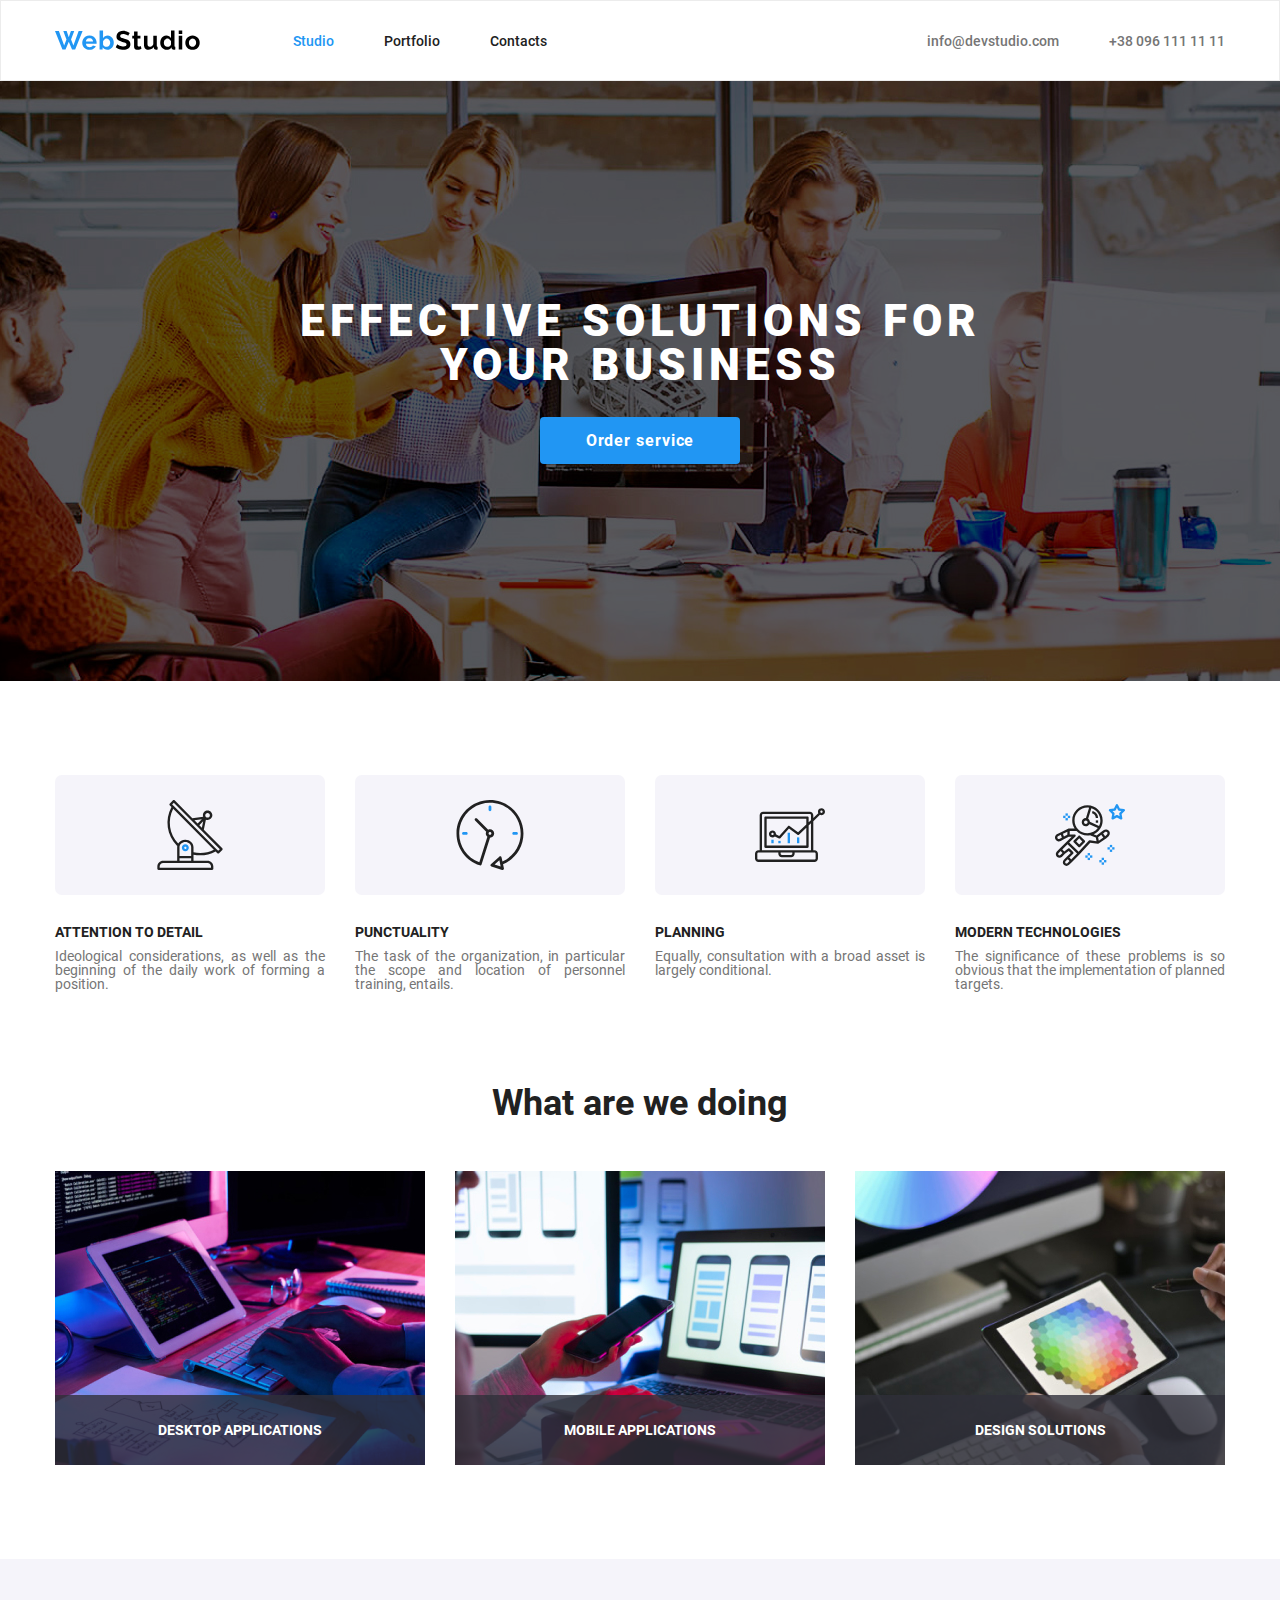
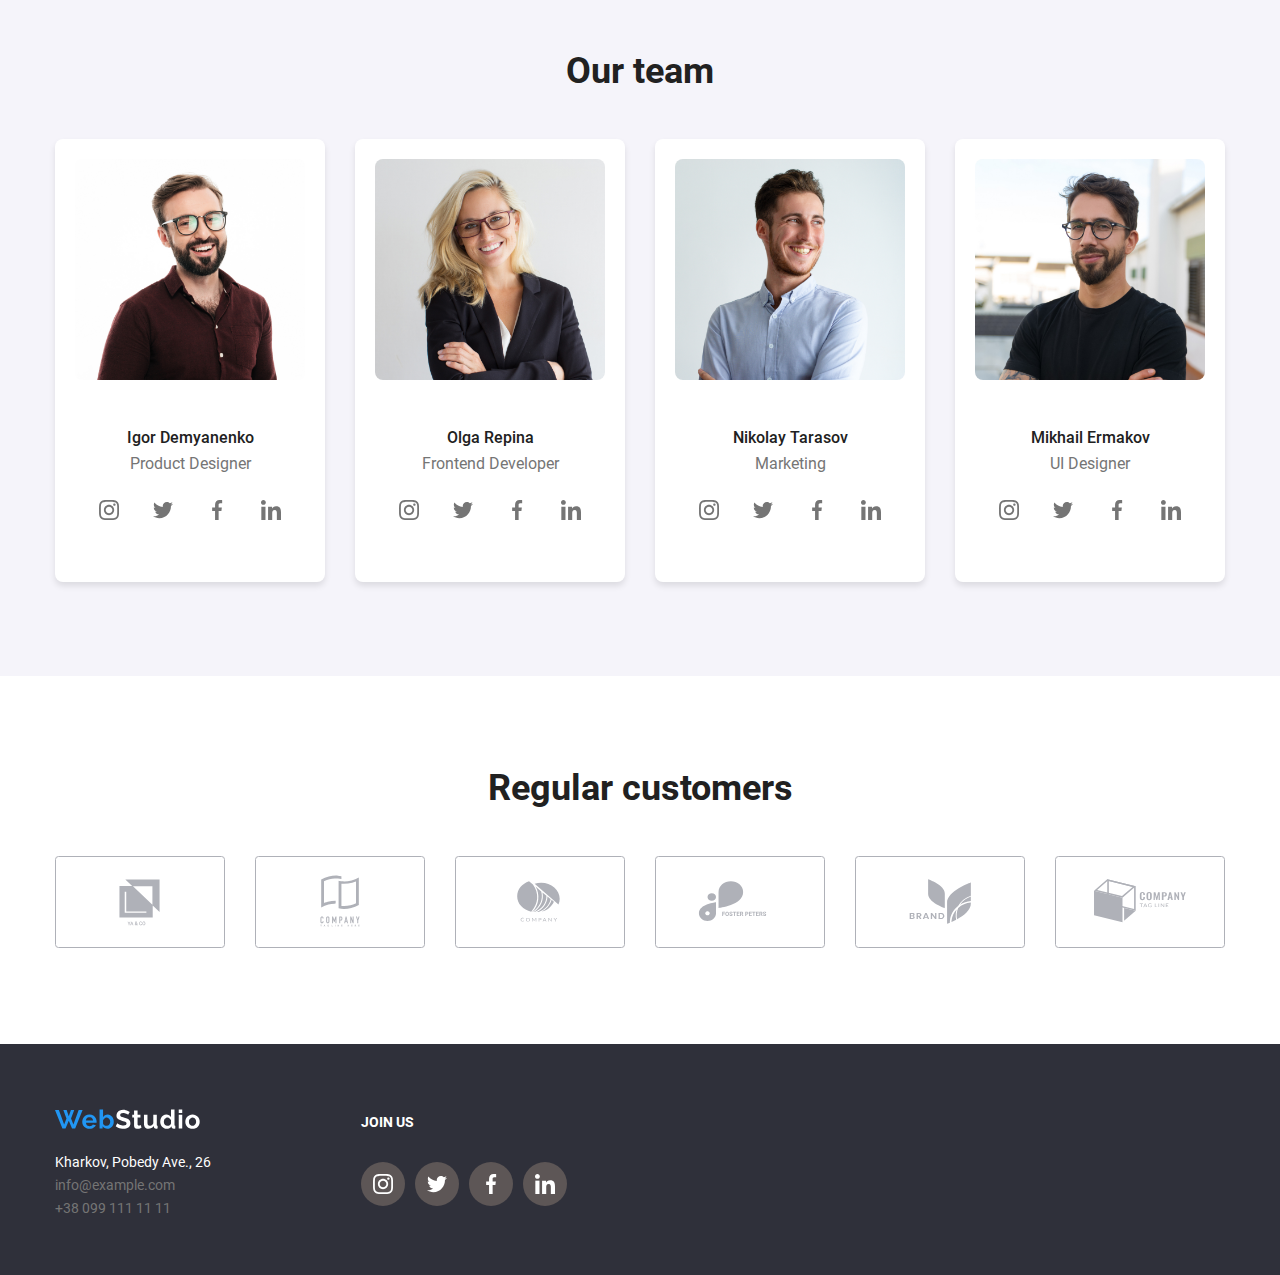
<file: index.html>
<!DOCTYPE html>
<html lang="en">

<head>
    <meta charset="UTF-8">
    <meta name="viewport" content="width=device-width, initial-scale=1.0">
    <title>WebStudio</title>
    <link rel="stylesheet" href="css/style.css">
</head>

<body>
    <header class="header">
        <div class="container header-container">
            <a class="header-logo" href="#">
                <img src="images/WebStudioHeader.svg" alt="logo-Web Studio" width="145" height="31">
            </a>
            <ul class="header-menu">
                <li class="header-menu-item">
                    <a class="active" href="#">Studio</a>
                </li>
                <li class="header-menu-item">
                    <a href="portfolio.html">Portfolio</a>
                </li>
                <li class="header-menu-item">
                    <a href="#footer">Contacts</a>
                </li>
            </ul>
            <ul class="header-menu-right">
                <li class="header-menu-right-item">
                    <a href="mailto:info@devstudio.com">info@devstudio.com</a>
                </li>
                <li class="header-menu-right-item">
                    <a href="tel:+380961111111">+38 096 111 11 11</a>
                </li>
            </ul>
            <div class="header-burger">
                <span></span>
            </div>
        </div>

    </header>
    <main>
        <section class="hero">
            <div class="container">
                <h1 class="hero-title">
                    Effective solutions for your business
                </h1>
                <a class="hero-button" href="#">Order service</a>
            </div>
        </section>
        <section class="about">
            <div class="container">
                <div class="about-cards">
                    <div class="about-card">
                        <div class="about-card-icon icon-antenna">
                            <!-- <img src="images/antenna.svg" alt="icon antenna" width="70" height="70"> -->
                        </div>
                        <h3 class="about-title">Attention to detail</h3>
                        <p class="about-desc">
                            Ideological considerations, as well as the beginning of the daily work of forming a
                            position.
                        </p>
                    </div>
                    <div class="about-card">
                        <div class="about-card-icon icon-clock">
                            <!-- <img src="images/clock.svg" alt="icon antenna" width="70" height="70"> -->
                        </div>
                        <h3 class="about-title">Punctuality</h3>
                        <p class="about-desc">
                            The task of the organization, in particular the scope and location of personnel training,
                            entails.
                        </p>
                    </div>
                    <div class="about-card">
                        <div class="about-card-icon icon-diagram">
                            <!-- <img src="images/diagram.svg" alt="icon antenna" width="70" height="70"> -->
                        </div>
                        <h3 class="about-title">Planning</h3>
                        <p class="about-desc">
                            Equally, consultation with a broad asset is largely conditional.
                        </p>
                    </div>
                    <div class="about-card">
                        <div class="about-card-icon icon-astronaut">
                            <!-- <img src="images/astronaut.svg" alt="icon antenna" width="70" height="70"> -->
                        </div>
                        <h3 class="about-title">Modern technologies</h3>
                        <p class="about-desc">
                            The significance of these problems is so obvious that the implementation of planned targets.
                        </p>
                    </div>
                </div>
            </div>
        </section>
        <section class="do">
            <div class="container">
                <h2 class="do-title">What are we doing</h2>
                <div class="do-cards">
                    <div class="do-card">
                        <img src="images/do-1.jpg" alt="image doing" width="370" height="294">
                        <h3 class="do-card-title">Desktop applications</h3>
                    </div>
                    <div class="do-card">
                        <img src="images/do-2.jpg" alt="image doing" width="370" height="294">
                        <h3 class="do-card-title">Mobile applications</h3>
                    </div>
                    <div class="do-card">
                        <img src="images/do-3.jpg" alt="image doing" width="370" height="294">
                        <h3 class="do-card-title">Design solutions</h3>
                    </div>
                </div>
            </div>
        </section>
        <section class="team">
            <div class="container team-container">
                <h2 class="team-title">Our team</h2>
                <div class="team-cards">
                    <div class="team-card">
                        <img src="images/team1.jpg" alt="image team" width="270" height="368">
                        <div class="team-card-wrapper">
                            <h3 class="team-card-name">Igor Demyanenko</h3>
                            <h4 class="team-card-profession">Product Designer</h4>
                            <ul class="team-links-list">
                                <li class="team-links-items">
                                    <a href="#" class="team-links-items-link">
                                        <svg class="team-links-items-link-icon">
                                            <use href="#instagram"></use>
                                        </svg>
                                    </a>
                                </li>
                                <li class="team-links-items">
                                    <a href="#" class="team-links-items-link">
                                        <svg class="team-links-items-link-icon">
                                            <use href="#twitter"></use>
                                        </svg>
                                    </a>
                                </li>
                                <li class="team-links-items">
                                    <a href="#" class="team-links-items-link">
                                        <svg class="team-links-items-link-icon">
                                            <use href="#facebook"></use>
                                        </svg>
                                    </a>
                                </li>
                                <li class="team-links-items">
                                    <a href="#" class="team-links-items-link">
                                        <svg class="team-links-items-link-icon">
                                            <use href="#linkedin"></use>
                                        </svg>
                                    </a>
                                </li>
                            </ul>

                        </div>

                    </div>
                    <div class="team-card">
                        <img src="images/team2.jpg" alt="image team" width="270" height="368">
                        <div class="team-card-wrapper">
                            <h3 class="team-card-name">Olga Repina</h3>
                            <h4 class="team-card-profession">Frontend Developer</h4>
                            <ul class="team-links-list">
                                <li class="team-links-items">
                                    <a href="#" class="team-links-items-link">
                                        <svg class="team-links-items-link-icon">
                                            <use href="#instagram"></use>
                                        </svg>
                                    </a>
                                </li>
                                <li class="team-links-items">
                                    <a href="#" class="team-links-items-link">
                                        <svg class="team-links-items-link-icon">
                                            <use href="#twitter"></use>
                                        </svg>
                                    </a>
                                </li>
                                <li class="team-links-items">
                                    <a href="#" class="team-links-items-link">
                                        <svg class="team-links-items-link-icon">
                                            <use href="#facebook"></use>
                                        </svg>
                                    </a>
                                </li>
                                <li class="team-links-items">
                                    <a href="#" class="team-links-items-link">
                                        <svg class="team-links-items-link-icon">
                                            <use href="#linkedin"></use>
                                        </svg>
                                    </a>
                                </li>
                            </ul>

                        </div>

                    </div>
                    <div class="team-card">
                        <img src="images/team3.jpg" alt="image team" width="270" height="368">
                        <div class="team-card-wrapper">
                            <h3 class="team-card-name">Nikolay Tarasov</h3>
                            <h4 class="team-card-profession">Marketing</h4>
                            <ul class="team-links-list">
                                <li class="team-links-items">
                                    <a href="#" class="team-links-items-link">
                                        <svg class="team-links-items-link-icon">
                                            <use href="#instagram"></use>
                                        </svg>
                                    </a>
                                </li>
                                <li class="team-links-items">
                                    <a href="#" class="team-links-items-link">
                                        <svg class="team-links-items-link-icon">
                                            <use href="#twitter"></use>
                                        </svg>
                                    </a>
                                </li>
                                <li class="team-links-items">
                                    <a href="#" class="team-links-items-link">
                                        <svg class="team-links-items-link-icon">
                                            <use href="#facebook"></use>
                                        </svg>
                                    </a>
                                </li>
                                <li class="team-links-items">
                                    <a href="#" class="team-links-items-link">
                                        <svg class="team-links-items-link-icon">
                                            <use href="#linkedin"></use>
                                        </svg>
                                    </a>
                                </li>
                            </ul>

                        </div>

                    </div>
                    <div class="team-card">
                        <img src="images/team4.jpg" alt="image team" width="270" height="368">
                        <div class="team-card-wrapper">
                            <h3 class="team-card-name">Mikhail Ermakov</h3>
                            <h4 class="team-card-profession">UI Designer</h4>
                            <ul class="team-links-list">
                                <li class="team-links-items">
                                    <a href="#" class="team-links-items-link">
                                        <svg class="team-links-items-link-icon">
                                            <use href="#instagram"></use>
                                        </svg>
                                    </a>
                                </li>
                                <li class="team-links-items">
                                    <a href="#" class="team-links-items-link">
                                        <svg class="team-links-items-link-icon">
                                            <use href="#twitter"></use>
                                        </svg>
                                    </a>
                                </li>
                                <li class="team-links-items">
                                    <a href="#" class="team-links-items-link">
                                        <svg class="team-links-items-link-icon">
                                            <use href="#facebook"></use>
                                        </svg>
                                    </a>
                                </li>
                                <li class="team-links-items">
                                    <a href="#" class="team-links-items-link">
                                        <svg class="team-links-items-link-icon">
                                            <use href="#linkedin"></use>
                                        </svg>
                                    </a>
                                </li>
                            </ul>

                        </div>

                    </div>

                </div>
            </div>
        </section>
        <section class="clients">
            <div class="container">
                <h2 class="clients-title">Regular customers</h2>
                <ul class="clients-list">
                    <li class="clients-list-items">
                        <a href="#" class="clients-list-items-link">
                            <svg class="clients-list-items-icon">
                                <use href="#client1"></use>
                            </svg>
                        </a>
                    </li>
                    <li class="clients-list-items">
                        <a href="#" class="clients-list-items-link">
                            <svg class="clients-list-items-icon">
                                <use href="#client2"></use>
                            </svg>
                        </a>
                    </li>
                    <li class="clients-list-items">
                        <a href="#" class="clients-list-items-link">
                            <svg class="clients-list-items-icon">
                                <use href="#client3"></use>
                            </svg>
                        </a>
                    </li>
                    <li class="clients-list-items">
                        <a href="#" class="clients-list-items-link">
                            <svg class="clients-list-items-icon">
                                <use href="#client4"></use>
                            </svg>
                        </a>
                    </li>
                    <li class="clients-list-items">
                        <a href="#" class="clients-list-items-link">
                            <svg class="clients-list-items-icon">
                                <use href="#client5"></use>
                            </svg>
                        </a>
                    </li>
                    <li class="clients-list-items">
                        <a href="#" class="clients-list-items-link">
                            <svg class="clients-list-items-icon">
                                <use href="#client6"></use>
                            </svg>
                        </a>
                    </li>
                </ul>
            </div>
        </section>
    </main>
    <footer class="footer" id="footer">
        <div class="container container-footer">
            <div class="box1">
                <a class="footer-logo" href="#">
                    <img src="images/WebStudioFooter.svg" alt="logo-Web Studio" width="145" height="31">
                </a>
                <nav class="footer-menu">
                    <p class="footer-menu-desc">Kharkov, Pobedy Ave., 26</p>
                    <a class="footer-menu-item" href="mailto:info@example.com">info@example.com</a>
                    <a class="footer-menu-item" href="tel:+380991111111">+38 099 111 11 11</a>
                </nav>
            </div>

            <div class="footer-links">
                <div class="footer-links-title">
                    <h3>JOIN US</h3>
                </div>
                <ul class="footer-links-list">
                    <li class="footer-links-items">
                        <a href="#" class="footer-links-items-link">
                            <svg class="footer-links-items-link-icon">
                                <use href="#instagram"></use>
                            </svg>
                        </a>
                    </li>
                    <li class="footer-links-items">
                        <a href="#" class="footer-links-items-link">
                            <svg class="footer-links-items-link-icon">
                                <use href="#twitter"></use>
                            </svg>
                        </a>
                    </li>
                    <li class="footer-links-items">
                        <a href="#" class="footer-links-items-link">
                            <svg class="footer-links-items-link-icon">
                                <use href="#facebook"></use>
                            </svg>
                        </a>
                    </li>
                    <li class="footer-links-items">
                        <a href="#" class="footer-links-items-link">
                            <svg class="footer-links-items-link-icon">
                                <use href="#linkedin"></use>
                            </svg>
                        </a>
                    </li>
                </ul>
            </div>
        </div>
    </footer>

    <svg xmlns="http://www.w3.org/2000/svg" class="hidden">
        <!-- Client1 -->
        <symbol viewBox="0 0 170 92" id="client1">

            <path clip-rule="evenodd"
                d="M70 23L77.0078 29.6341L64 29.6265V61.8137H98V49.507L105 56.1338V23H70ZM97.6924 48.7283L77.8226 29.918H97.6924V48.7283ZM91.5231 57.1055H69.3801V35.4579H70.9453V55.6397H91.5231V57.1055ZM74.6089 66.0991L73.791 67.7837L72.9731 66.0991H72.2871L73.481 68.3452V69.6538H74.1011V68.3452L75.2925 66.0991H74.6089ZM75.6367 69.6538L75.9248 68.8262H77.3018L77.5923 69.6538H78.2368L76.8916 66.0991H76.3374L74.9946 69.6538H75.6367ZM76.6133 66.8535L77.1284 68.3281H76.0981L76.6133 66.8535ZM79.8701 68.2427C79.7806 68.3794 79.7358 68.5299 79.7358 68.6943C79.7358 68.9938 79.8408 69.2371 80.0508 69.4243C80.2624 69.6099 80.5439 69.7026 80.8955 69.7026C81.2471 69.7026 81.5498 69.6074 81.8037 69.417L82.0039 69.6538H82.6924L82.1699 69.0361C82.375 68.7562 82.4775 68.3973 82.4775 67.9595H81.9624C81.9624 68.1987 81.9128 68.416 81.8135 68.6113L81.1274 67.8008L81.3691 67.625C81.54 67.5013 81.6629 67.3776 81.7378 67.2539C81.8127 67.1286 81.8501 66.9919 81.8501 66.8438C81.8501 66.6191 81.7671 66.4312 81.6011 66.2798C81.4367 66.1268 81.2251 66.0503 80.9663 66.0503C80.6798 66.0503 80.452 66.1317 80.2827 66.2944C80.1134 66.4556 80.0288 66.6753 80.0288 66.9536C80.0288 67.0675 80.0557 67.1855 80.1094 67.3076C80.1647 67.4297 80.2616 67.5778 80.3999 67.752C80.1362 67.9408 79.9596 68.1043 79.8701 68.2427ZM81.4741 69.0288C81.3 69.1623 81.1128 69.229 80.9126 69.229C80.7352 69.229 80.5936 69.1777 80.4878 69.0752C80.382 68.9727 80.3291 68.8392 80.3291 68.6748C80.3291 68.4844 80.4268 68.3151 80.6221 68.167L80.6978 68.1133L81.4741 69.0288ZM80.8369 67.4541C80.6693 67.2474 80.5854 67.0757 80.5854 66.939C80.5854 66.8201 80.6196 66.7217 80.688 66.6436C80.7563 66.5654 80.8483 66.5264 80.9639 66.5264C81.0713 66.5264 81.16 66.5597 81.23 66.6265C81.3 66.6916 81.335 66.7705 81.335 66.8633C81.335 67.0033 81.2845 67.118 81.1836 67.2075L81.1079 67.2686L80.8369 67.4541ZM86.623 69.3853C86.8672 69.172 87.0072 68.8758 87.043 68.4966H86.4277C86.3952 68.7505 86.3179 68.932 86.1958 69.041C86.0737 69.1501 85.8914 69.2046 85.6489 69.2046C85.3836 69.2046 85.1818 69.1037 85.0435 68.9019C84.9067 68.7 84.8384 68.4071 84.8384 68.0229V67.708C84.8416 67.3288 84.9149 67.0415 85.0581 66.8462C85.203 66.6493 85.4097 66.5508 85.6782 66.5508C85.9093 66.5508 86.0843 66.6077 86.2031 66.7217C86.3236 66.834 86.3984 67.0179 86.4277 67.2734H87.043C87.0039 66.8844 86.8647 66.5833 86.6255 66.3701C86.3862 66.1569 86.0705 66.0503 85.6782 66.0503C85.3869 66.0503 85.1297 66.1195 84.9067 66.2578C84.6854 66.3962 84.5153 66.5931 84.3965 66.8486C84.2777 67.1042 84.2183 67.3996 84.2183 67.7349V68.0669C84.2231 68.394 84.2842 68.6813 84.4014 68.9287C84.5186 69.1761 84.6846 69.3674 84.8994 69.5024C85.1159 69.6359 85.3657 69.7026 85.6489 69.7026C86.0542 69.7026 86.3789 69.5968 86.623 69.3853ZM90.2534 68.8872C90.3739 68.6235 90.4341 68.3175 90.4341 67.9692V67.7715C90.4325 67.4248 90.3706 67.1213 90.2485 66.8608C90.1265 66.5988 89.9531 66.3986 89.7285 66.2603C89.5055 66.1203 89.2492 66.0503 88.9595 66.0503C88.6698 66.0503 88.4126 66.1211 88.188 66.2627C87.965 66.4027 87.7917 66.6053 87.668 66.8706C87.5459 67.1359 87.4849 67.4419 87.4849 67.7886V67.9888C87.4865 68.3289 87.5483 68.6292 87.6704 68.8896C87.7941 69.1501 87.9683 69.3511 88.1929 69.4927C88.4191 69.6326 88.6763 69.7026 88.9644 69.7026C89.2557 69.7026 89.5129 69.6326 89.7358 69.4927C89.9604 69.3511 90.133 69.1493 90.2534 68.8872ZM89.5918 66.8779C89.7415 67.0879 89.8164 67.3898 89.8164 67.7837V67.9692C89.8164 68.3696 89.7423 68.674 89.5942 68.8823C89.4478 69.0907 89.2378 69.1948 88.9644 69.1948C88.6942 69.1948 88.4826 69.0882 88.3296 68.875C88.1782 68.6618 88.1025 68.3599 88.1025 67.9692V67.7642C88.1058 67.3817 88.1823 67.0863 88.332 66.8779C88.4834 66.668 88.6925 66.563 88.9595 66.563C89.2329 66.563 89.4437 66.668 89.5918 66.8779Z" />
        </symbol>
        <!-- Client2 -->
        <symbol viewBox="0 0 170 92" id="client2">

            <path fill-rule="evenodd" clip-rule="evenodd"
                d="M82.1136 21.9345H81.977C81.7671 21.9218 81.5571 21.9167 81.3471 21.9116H81.3471H81.3269H80.8918C80.4946 21.9116 80.0898 21.9218 79.6876 21.9421C79.6573 21.9399 79.6269 21.9399 79.5966 21.9421C75.9522 22.1486 72.3817 23.0595 69.0805 24.6249L68.6479 24.8334V46.9746L69.6598 46.6313C70.5477 46.3261 71.4938 46.0515 72.4728 45.7972C75.1193 45.1178 77.8367 44.7567 80.568 44.7216V47.6306C80.2062 47.6332 79.8546 47.6434 79.503 47.6612H79.4195C77.3175 47.7765 75.2317 48.0967 73.1913 48.6173C70.6072 49.2643 68.1143 50.2357 65.7716 51.5086V23.1119C68.2047 21.6928 70.8253 20.6269 73.5556 19.946C75.9527 19.3271 78.4169 19.0093 80.8918 19H81.3193C81.8303 19.0127 82.3287 19.0356 82.7967 19.0712C84.0297 19.1578 85.2528 19.3526 86.4521 19.6535V22.5168C85.2874 22.2455 84.1032 22.067 82.9105 21.9828C82.8863 21.9808 82.8621 21.9787 82.8379 21.9767C82.5911 21.9556 82.344 21.9345 82.1136 21.9345ZM87.1528 24.8614C87.7877 24.9097 88.4455 24.9326 89.1108 24.9326C91.7125 24.9231 94.3031 24.5908 96.8239 23.9434C99.4068 23.294 101.899 22.3218 104.241 21.0496V48.9402C101.807 50.3585 99.1853 51.4243 96.4546 52.1061C94.0571 52.7227 91.5931 53.0395 89.1184 53.0496C87.2433 53.0647 85.3737 52.8443 83.553 52.3935V24.3223C83.983 24.4215 84.4257 24.513 84.876 24.5893C85.6147 24.7139 86.3939 24.8054 87.1528 24.8614ZM101.347 25.0775L100.335 25.4183C99.4042 25.7311 98.4657 26.0108 97.5221 26.26C94.7749 26.966 91.9514 27.3281 89.1158 27.3382C88.4556 27.3382 87.8485 27.3204 87.2616 27.2822L86.4546 27.2288V47.3178V50.0057L87.1477 50.0667C87.7903 50.1227 88.4531 50.1506 89.1209 50.1506C91.3544 50.1412 93.5781 49.8533 95.7412 49.2937C97.5223 48.8469 99.2552 48.2243 100.914 47.4348L101.347 47.2263V25.0775Z" />
            <path
                d="M67.7371 61.212C67.5917 61.0611 67.4163 60.9427 67.2224 60.8642C67.0284 60.7858 66.8203 60.7492 66.6114 60.7568C66.3888 60.7539 66.1678 60.7954 65.9613 60.8789C65.7719 60.9543 65.5998 61.0677 65.4553 61.212C65.3125 61.3568 65.2013 61.5301 65.129 61.7206C65.0497 61.9203 65.0101 62.1337 65.0126 62.3487V66.1427C65.0036 66.4101 65.0546 66.676 65.1619 66.9209C65.2514 67.1153 65.3807 67.2886 65.5413 67.4294C65.693 67.5571 65.871 67.6492 66.0625 67.699C66.2469 67.7508 66.4376 67.7774 66.6291 67.7778C66.8404 67.7799 67.0495 67.7348 67.2413 67.6456C67.4309 67.5626 67.6028 67.4434 67.7473 67.2947C67.8881 67.1473 68.0005 66.9748 68.0786 66.7861C68.1597 66.5948 68.201 66.3888 68.2001 66.1809V65.7562H67.2084V66.0944C67.2114 66.2099 67.1916 66.3248 67.1502 66.4326C67.1179 66.5134 67.0688 66.5862 67.006 66.6462C66.9446 66.6959 66.8742 66.733 66.7986 66.7556C66.7316 66.7779 66.6617 66.7899 66.5912 66.7912C66.5026 66.8015 66.413 66.7881 66.3312 66.7524C66.2495 66.7166 66.1786 66.6599 66.1257 66.5877C66.0322 66.4353 65.9864 66.2581 65.9942 66.0792V62.542C65.988 62.3458 66.0297 62.1511 66.1156 61.9749C66.1671 61.8948 66.2399 61.8309 66.3258 61.7904C66.4117 61.75 66.5071 61.7346 66.6013 61.746C66.6868 61.743 66.7717 61.7608 66.8488 61.798C66.9259 61.8352 66.9929 61.8907 67.044 61.9596C67.155 62.1053 67.213 62.2848 67.2084 62.4682V62.7963H68.19V62.4097C68.1919 62.1827 68.1507 61.9575 68.0685 61.746C67.9953 61.5473 67.8825 61.3656 67.7371 61.212Z" />
            <path
                d="M73.6289 61.169C73.3127 60.902 72.9136 60.7545 72.5007 60.752C72.2987 60.7528 72.0984 60.7889 71.9087 60.8588C71.7161 60.9278 71.5384 61.0331 71.3851 61.169C71.2208 61.3167 71.0897 61.4978 71.0005 61.7005C70.9006 61.9322 70.8515 62.1828 70.8563 62.4354V66.0743C70.8495 66.3302 70.8987 66.5846 71.0005 66.8193C71.0903 67.015 71.2215 67.1886 71.3851 67.3279C71.5367 67.4687 71.7147 67.5776 71.9087 67.6483C72.0984 67.7181 72.2987 67.7543 72.5007 67.7551C72.7027 67.7547 72.9031 67.7186 73.0926 67.6483C73.29 67.5766 73.4719 67.4679 73.6289 67.3279C73.7871 67.186 73.9145 67.0129 74.0033 66.8193C74.1051 66.5846 74.1544 66.3302 74.1475 66.0743V62.4354C74.1524 62.1828 74.1032 61.9322 74.0033 61.7005C73.9151 61.5 73.7878 61.3193 73.6289 61.169ZM73.166 66.0743C73.1743 66.1713 73.1609 66.2689 73.1268 66.36C73.0926 66.4511 73.0386 66.5333 72.9687 66.6007C72.8377 66.7105 72.6725 66.7707 72.5019 66.7707C72.3313 66.7707 72.1662 66.7105 72.0352 66.6007C71.9652 66.5333 71.9112 66.4511 71.8771 66.36C71.8429 66.2689 71.8295 66.1713 71.8379 66.0743V62.4354C71.8295 62.3384 71.8429 62.2407 71.8771 62.1496C71.9112 62.0585 71.9652 61.9763 72.0352 61.909C72.1662 61.7991 72.3313 61.739 72.5019 61.739C72.6725 61.739 72.8377 61.7991 72.9687 61.909C73.0386 61.9763 73.0926 62.0585 73.1268 62.1496C73.1609 62.2407 73.1743 62.3384 73.166 62.4354V66.0743Z" />
            <path
                d="M81.3673 67.6993V60.8105H80.4136L79.1614 64.4571H79.1437L77.8813 60.8105H76.9377V67.6993H77.9218V63.5086H77.9395L78.9033 66.4711H79.3941L80.3655 63.5086H80.3832V67.6993H81.3673Z" />
            <path
                d="M86.9581 61.294C86.8065 61.124 86.6153 60.9947 86.4015 60.9177C86.1712 60.8428 85.9302 60.8067 85.6881 60.8109H84.226V67.6996H85.2075V65.0092H85.7134C86.0197 65.0232 86.3244 64.9584 86.5988 64.8211C86.822 64.6971 87.0081 64.5154 87.1377 64.2947C87.2512 64.1114 87.3277 63.9075 87.3628 63.6945C87.4014 63.4353 87.4192 63.1734 87.4159 62.9113C87.4255 62.5805 87.3932 62.2498 87.3198 61.9272C87.2543 61.6888 87.1299 61.471 86.9581 61.294ZM86.4521 63.3945C86.4479 63.5192 86.4168 63.6415 86.361 63.753C86.3049 63.859 86.2162 63.9437 86.1081 63.9946C85.9627 64.0596 85.8041 64.0892 85.6451 64.0811H85.1974V61.739H85.7033C85.8557 61.7316 86.0075 61.7612 86.146 61.8255C86.2475 61.8837 86.3281 61.9727 86.3762 62.0798C86.4299 62.2008 86.4591 62.3313 86.4622 62.4638C86.4622 62.6087 86.4622 62.7613 86.4622 62.9215C86.4622 63.0817 86.4723 63.247 86.4622 63.3945H86.4521Z" />
            <path
                d="M91.6077 60.8105H90.8032L89.2854 67.6993H90.2669L90.5553 66.2193H91.8935L92.1819 67.6993H93.1635L91.6077 60.8105ZM90.702 65.281L91.1852 62.7838H91.2029L91.6836 65.281H90.702Z" />
            <path
                d="M97.9497 64.9606H97.932L96.4496 60.8105H95.506V67.6993H96.4875V63.5569H96.5078L98.0079 67.6993H98.9312V60.8105H97.9497V64.9606Z" />
            <path
                d="M103.948 60.8105L103.158 63.5493H103.138L102.349 60.8105H101.309L102.657 64.7877V67.6993H103.639V64.7877L104.987 60.8105H103.948Z" />
            <path d="M65 69.6442H65.4731V70.9716H65.7943V69.6442H66.2649V69.3721H65V69.6442Z" />
            <path
                d="M68.9767 69.3721L68.3569 70.9716H68.6984L68.83 70.6079H69.4675L69.6041 70.9716H69.9532L69.3182 69.3721H68.9767ZM68.9261 70.3384L69.1437 69.7459L69.3612 70.3384H68.9261Z" />
            <path
                d="M72.9079 70.3821H73.2773V70.5881C73.1694 70.6746 73.0358 70.722 72.8978 70.7229C72.8333 70.7265 72.7689 70.7145 72.7099 70.688C72.6509 70.6614 72.5991 70.6211 72.5588 70.5703C72.474 70.4485 72.4322 70.3017 72.4399 70.1533C72.4399 69.7973 72.5942 69.6193 72.9003 69.6193C72.9809 69.6112 73.0617 69.6325 73.128 69.6791C73.1944 69.7257 73.2419 69.7947 73.2621 69.8735L73.5783 69.8125C73.51 69.4997 73.2849 69.3421 72.9003 69.3421C72.6947 69.3366 72.4947 69.4103 72.3413 69.5481C72.2607 69.6276 72.1983 69.7239 72.1586 69.8302C72.1188 69.9365 72.1026 70.0502 72.1111 70.1634C72.1017 70.3823 72.1749 70.5966 72.316 70.7636C72.3943 70.8444 72.4892 70.9071 72.594 70.9475C72.6988 70.9879 72.8111 71.0049 72.9231 70.9975C73.1734 71.0045 73.4165 70.9133 73.6011 70.7432V70.1126H72.9079V70.3821Z" />
            <path d="M76.9226 69.3721H76.5988V70.9716H77.7194V70.6995H76.9226V69.3721Z" />
            <path d="M80.3175 69.3721H79.9937V70.9716H80.3175V69.3721Z" />
            <path
                d="M83.6365 70.4401L82.9813 69.3721H82.6676V70.9716H82.9686V69.9264L83.6112 70.9716H83.9325V69.3721H83.6365V70.4401Z" />
            <path
                d="M86.6368 70.2672H87.4337V69.9951H86.6368V69.6442H87.4944V69.3721H86.313V70.9716H87.5273V70.6995H86.6368V70.2672Z" />
            <path
                d="M93.9122 70.0027H93.2823V69.3721H92.9611V70.9716H93.2823V70.2723H93.9122V70.9716H94.2335V69.3721H93.9122V70.0027Z" />
            <path
                d="M96.9302 70.2672H97.7296V69.9951H96.9302V69.6442H97.7903V69.3721H96.6089V70.9716H97.8206V70.6995H96.9302V70.2672Z" />
            <path
                d="M101.023 70.2674C101.302 70.2241 101.443 70.0766 101.443 69.8224C101.451 69.7543 101.441 69.6854 101.413 69.6227C101.386 69.5601 101.342 69.5061 101.286 69.4663C101.141 69.3936 100.98 69.3611 100.818 69.3723H100.14V70.9717H100.462V70.303H100.525C100.593 70.2987 100.662 70.3109 100.725 70.3386C100.772 70.3675 100.811 70.4077 100.839 70.4555L101.188 70.9641H101.572L101.377 70.6513C101.291 70.4969 101.17 70.3653 101.023 70.2674ZM100.699 70.0461H100.462V69.6444H100.715C100.825 69.6354 100.936 69.6484 101.041 69.6825C101.064 69.7031 101.083 69.7288 101.095 69.7576C101.107 69.7865 101.113 69.8176 101.111 69.8489C101.11 69.8802 101.101 69.9107 101.087 69.9382C101.072 69.9658 101.051 69.9896 101.026 70.008C100.92 70.0404 100.81 70.0533 100.699 70.0461Z" />
            <path
                d="M104.11 70.2672H104.906V69.9951H104.11V69.6442H104.97V69.3721H103.786V70.9716H105V70.6995H104.11V70.2672Z" />
        </symbol>
        <!-- Client3 -->
        <symbol viewBox="0 0 170 92" id="client3">

            <path d=" M68.4063 65.1018C68.4222 65.1022 68.4379 65.1053 68.4524 65.111C68.4669 65.1167 68.4799 65.1248
                68.4908 65.135L68.7089 65.3435C68.5396 65.5122 68.3304 65.6472 68.0955 65.7391C67.8204 65.8395 67.5239
                65.8879 67.2257 65.8813C66.9455 65.8863 66.6671 65.8411 66.4078 65.7486C66.1739 65.6636 65.9638 65.536
                65.7916 65.3743C65.6159 65.2065 65.4805 65.01 65.3935 64.7962C65.2982 64.5578 65.2512 64.3069 65.2545
                64.0546C65.2506 63.8007 65.3015 63.5483 65.4044 63.3107C65.4997 63.0955 65.6433 62.8989 65.827
                62.7326C66.0132 62.5694 66.2359 62.4412 66.4814 62.3558C66.7499 62.2654 67.0359 62.2203 67.3239
                62.2232C67.5914 62.2175 67.8575 62.2586 68.1064 62.344C68.3223 62.4254 68.5206 62.5384 68.6926
                62.6781L68.5099 62.9008C68.4973 62.9165 68.4816 62.9301 68.4635 62.941C68.442 62.9539 68.4159 62.9598
                68.3899 62.9576C68.3616 62.9559 68.3343 62.9478 68.3109 62.9339L68.2127 62.8747L68.0764 62.7989C68.0175
                62.7707 67.9565 62.7462 67.8937 62.7255C67.8128 62.7003 67.7299 62.6805 67.6456 62.6662C67.5386 62.6491
                67.4299 62.6412 67.3211 62.6425C67.1138 62.6403 66.908 62.6741 66.7159 62.742C66.5367 62.805 66.375
                62.9003 66.2415 63.0216C66.1055 63.1507 66.0007 63.3021 65.9334 63.467C65.8566 63.6556 65.8187 63.8545
                65.8216 64.0546C65.8183 64.2578 65.8561 64.4598 65.9334 64.6516C65.9999 64.8151 66.1027 64.9656 66.236
                65.0947C66.3609 65.215 66.5157 65.309 66.6886 65.3695C66.8666 65.4336 67.0576 65.4659 67.2503
                65.4643C67.3615 65.4658 67.4728 65.4594 67.5829 65.4453C67.7627 65.4263 67.9351 65.372 68.0873
                65.2866C68.1636 65.2429 68.2356 65.1937 68.3027 65.1397C68.3307 65.1165 68.3676 65.103 68.4063
                65.1018Z" />
            <path
                d="M74.7044 64.0537C74.7078 64.3051 74.6579 64.5548 74.5572 64.7905C74.4684 65.0042 74.3284 65.1992 74.1465 65.3625C73.9646 65.5259 73.745 65.6539 73.5021 65.7381C72.9683 65.915 72.3782 65.915 71.8444 65.7381C71.603 65.6526 71.3848 65.5243 71.2037 65.3614C71.0219 65.1951 70.8809 64.9984 70.7893 64.7834C70.5929 64.3062 70.5929 63.7846 70.7893 63.3074C70.8823 63.0922 71.0231 62.895 71.2037 62.727C71.3864 62.5693 71.6045 62.4459 71.8444 62.3646C72.3775 62.1845 72.969 62.1845 73.5021 62.3646C73.7443 62.45 73.9634 62.5783 74.1455 62.7412C74.325 62.9059 74.465 63.1 74.5572 63.3122C74.6582 63.5494 74.7081 63.8008 74.7044 64.0537ZM74.1319 64.0537C74.1362 63.8526 74.1011 63.6523 74.0283 63.4614C73.9672 63.2979 73.8679 63.1471 73.7366 63.0184C73.6087 62.8967 73.4513 62.8012 73.2758 62.7389C72.8879 62.6093 72.4586 62.6093 72.0707 62.7389C71.8952 62.8012 71.7378 62.8967 71.6099 63.0184C71.4768 63.1463 71.3764 63.2973 71.3155 63.4614C71.1768 63.8471 71.1768 64.2603 71.3155 64.646C71.377 64.8098 71.4773 64.9607 71.6099 65.089C71.7379 65.2099 71.8953 65.3046 72.0707 65.3661C72.4593 65.4924 72.8872 65.4924 73.2758 65.3661C73.4512 65.3046 73.6086 65.2099 73.7366 65.089C73.8673 64.96 73.9665 64.8093 74.0283 64.646C74.1015 64.4551 74.1365 64.2548 74.1319 64.0537Z" />
            <path
                d="M79.0013 64.6746L79.0586 64.8072C79.0804 64.7599 79.0995 64.7172 79.1213 64.6746C79.1421 64.63 79.1657 64.5865 79.1922 64.5443L80.5854 62.3437C80.6127 62.3058 80.6372 62.2821 80.6645 62.275C80.7015 62.2652 80.7403 62.2612 80.779 62.2632H81.1907V65.8424H80.7026V63.2107C80.7026 63.1775 80.7026 63.1396 80.7026 63.0994C80.7 63.0583 80.7 63.0172 80.7026 62.9762L79.3012 65.2076C79.2834 65.241 79.255 65.2692 79.2192 65.289C79.1834 65.3087 79.1418 65.3191 79.0995 65.3189H79.0204C78.9779 65.3194 78.9362 65.3091 78.9004 65.2894C78.8646 65.2696 78.8362 65.2412 78.8186 65.2076L77.3763 62.962C77.3763 63.0046 77.3763 63.0472 77.3763 63.0899C77.3763 63.1325 77.3763 63.1704 77.3763 63.2036V65.8353H76.9047V62.2632H77.3164C77.355 62.2612 77.3938 62.2652 77.4309 62.275C77.4647 62.2896 77.4916 62.3139 77.5072 62.3437L78.9304 64.5467C78.9584 64.5874 78.9821 64.6302 79.0013 64.6746Z" />
            <path
                d="M84.2444 64.4967V65.8374H83.6991V62.2631H84.9151C85.1446 62.2592 85.3735 62.2856 85.594 62.3412C85.7705 62.3847 85.9341 62.4606 86.0739 62.5639C86.195 62.6607 86.2883 62.7807 86.3465 62.9145C86.4109 63.0603 86.4423 63.2155 86.4392 63.3716C86.4416 63.5284 86.4073 63.6839 86.3383 63.8288C86.2728 63.9659 86.1721 64.0882 86.0439 64.1864C85.904 64.294 85.7395 64.3747 85.5613 64.4233C85.349 64.4822 85.127 64.5103 84.9042 64.5062L84.2444 64.4967ZM84.2444 64.113H84.9042C85.0475 64.1146 85.1902 64.0962 85.3268 64.0585C85.4395 64.0256 85.5433 63.9732 85.6322 63.9046C85.7141 63.839 85.7775 63.758 85.8176 63.6677C85.8622 63.5722 85.8844 63.4699 85.883 63.3669C85.8893 63.2675 85.8707 63.1681 85.8283 63.0757C85.7859 62.9832 85.7208 62.8999 85.6376 62.8315C85.4293 62.6902 85.1677 62.6218 84.9042 62.6397H84.2444V64.113Z" />
            <path
                d="M91.5731 65.8423H91.1423C91.0991 65.8437 91.0566 65.832 91.0223 65.8091C90.9914 65.7868 90.9671 65.7584 90.9514 65.7262L90.5806 64.8615H88.7185L88.334 65.7262C88.3199 65.7578 88.2964 65.7856 88.2659 65.8067C88.2312 65.831 88.1877 65.8436 88.1432 65.8423H87.7124L89.3483 62.2627H89.9154L91.5731 65.8423ZM88.8739 64.5133H90.4116L89.7627 63.0563C89.7131 62.9467 89.6721 62.8343 89.64 62.7199L89.5773 62.9071C89.5582 62.9639 89.5364 63.016 89.5173 63.0587L88.8739 64.5133Z" />
            <path
                d="M93.9288 62.2794C93.9614 62.2949 93.9894 62.3168 94.0106 62.3433L96.3962 65.0416C96.3962 64.9989 96.3962 64.9563 96.3962 64.916C96.3962 64.8758 96.3962 64.8355 96.3962 64.7976V62.2628H96.8843V65.8423H96.6116C96.5729 65.8433 96.5345 65.836 96.4998 65.821C96.4662 65.8039 96.4365 65.7814 96.4126 65.7546L94.0297 63.0587C94.0323 63.0998 94.0323 63.1409 94.0297 63.1819C94.0297 63.2222 94.0297 63.2577 94.0297 63.2909V65.8423H93.5416V62.2628H93.8306C93.8644 62.262 93.8979 62.2676 93.9288 62.2794Z" />
            <path
                d="M100.903 64.4193V65.8407H100.358V64.4193L98.8501 62.2635H99.3381C99.3802 62.2614 99.4218 62.2723 99.4554 62.2943C99.4851 62.3173 99.51 62.3446 99.529 62.3749L100.472 63.7655C100.511 63.8247 100.543 63.8792 100.571 63.9313C100.598 63.9834 100.62 64.0332 100.639 64.0829L100.71 63.9289C100.736 63.8726 100.767 63.818 100.802 63.7655L101.732 62.3654C101.752 62.3375 101.775 62.312 101.803 62.2896C101.835 62.265 101.877 62.2523 101.92 62.2541H102.414L100.903 64.4193Z" />
            <path
                d="M78.7314 56.2563C78.9686 56.2823 79.2086 56.3036 79.4512 56.3226C83.1301 54.8927 86.2422 52.5525 88.3987 49.5943C90.5552 46.6362 91.6603 43.1914 91.5759 39.6905L87.5216 36.168C88.346 39.8953 87.9604 43.7483 86.408 47.2961C84.8555 50.8438 82.1976 53.9462 78.7314 56.2563Z" />
            <path
                d="M77.2837 56.0929L77.3928 56.1118C81.0966 53.81 83.9205 50.5957 85.4993 46.8845C87.078 43.1733 87.3389 39.1359 86.2483 35.2945L80.4737 30.2773C82.8094 34.4014 83.7495 39.0168 83.1848 43.5868C82.6201 48.1568 80.5737 52.4936 77.2837 56.0929Z" />
            <path
                d="M96.868 43.8271C95.8869 47.6737 93.5042 51.1429 90.0736 53.7195C89.0717 54.4761 87.991 55.1502 86.8455 55.733C89.6389 55.0196 92.2065 53.7584 94.3503 52.0466C96.494 50.3347 98.1567 48.218 99.21 45.8596L96.868 43.8271Z" />
            <path
                d="M95.949 43.2604L92.6146 40.3633C92.5508 43.6664 91.47 46.8944 89.4845 49.7117C87.499 52.5291 84.6813 54.833 81.3242 56.3841H81.3406C82.0887 56.3838 82.8362 56.3451 83.579 56.268C86.7164 55.1554 89.488 53.3853 91.6464 51.1156C93.8049 48.8459 95.283 46.1472 95.949 43.2604Z" />
            <path
                d="M77.7663 28.1612L73.7883 24.7002C70.2322 25.8941 67.1738 27.9931 65.0134 30.7223C62.8529 33.4515 61.6912 36.6838 61.6801 39.9961V39.9961C61.6934 43.6562 63.1113 47.2079 65.7093 50.089C68.3073 52.9702 71.9371 55.0162 76.0241 55.9033C79.6725 52.0412 81.8086 47.269 82.1219 42.28C82.4352 37.291 80.9094 32.3452 77.7663 28.1612Z" />
            <path
                d="M105.14 42.7277C105.126 38.3852 103.134 34.2242 99.5997 31.1535C96.0656 28.0829 91.2764 26.3524 86.2784 26.3399C83.9688 26.3378 81.6789 26.7081 79.5249 27.4319L103.88 48.593C104.714 46.7225 105.142 44.7337 105.14 42.7277Z" />
        </symbol>
        <!-- Client4 -->
        <symbol viewBox="0 0 170 92" id="client4">

            <path
                d="M56.1462 37.1035H56.1433C53.7453 37.1035 51.8013 38.8311 51.8013 40.9622V40.9647C51.8013 43.0958 53.7453 44.8234 56.1433 44.8234H56.1462C58.5442 44.8234 60.4882 43.0958 60.4882 40.9647V40.9622C60.4882 38.8311 58.5442 37.1035 56.1462 37.1035Z" />
            <path
                d="M88.195 35.8695C88.1882 32.9095 86.8623 30.0725 84.5074 27.9792C82.1525 25.8859 78.9604 24.7069 75.6297 24.7002V24.7002C72.298 24.7056 69.1045 25.884 66.7484 27.9774C64.3922 30.0708 63.0655 32.9087 63.0587 35.8695V52.1924C63.0587 52.1924 88.1922 49.7047 88.195 35.8721V35.8695Z" />
            <path
                d="M43 57.5495C43.006 59.6091 43.9291 61.5828 45.5676 63.0394C47.2061 64.496 49.4267 65.317 51.7442 65.3231C54.0612 65.317 56.2814 64.4963 57.9197 63.0403C59.5581 61.5843 60.4816 59.6112 60.4884 57.552V46.1943C60.4884 46.1943 43 47.9266 43 57.5495ZM51.7442 59.5844C51.2913 59.5844 50.8486 59.4651 50.472 59.2415C50.0955 59.0179 49.802 58.7001 49.6287 58.3282C49.4554 57.9564 49.41 57.5472 49.4984 57.1525C49.5867 56.7577 49.8048 56.3951 50.125 56.1105C50.4453 55.8259 50.8533 55.6321 51.2975 55.5536C51.7416 55.4751 52.202 55.5154 52.6205 55.6694C53.0389 55.8234 53.3965 56.0843 53.6481 56.4189C53.8997 56.7535 54.034 57.147 54.034 57.5495C54.0351 57.8173 53.9767 58.0828 53.8622 58.3306C53.7476 58.5783 53.5791 58.8036 53.3664 58.9933C53.1536 59.1831 52.9008 59.3337 52.6224 59.4364C52.3441 59.5392 52.0456 59.5921 51.7442 59.5921V59.5844Z" />
            <path
                d="M69.4177 58.4639H67.7302V60.207H66.8513V55.9414H69.6287V56.6533H67.7302V57.7549H69.4177V58.4639ZM73.6423 58.1709C73.6423 58.5908 73.5681 58.959 73.4197 59.2754C73.2712 59.5918 73.0583 59.8359 72.781 60.0078C72.5056 60.1797 72.1892 60.2656 71.8318 60.2656C71.4783 60.2656 71.1628 60.1807 70.8855 60.0107C70.6082 59.8408 70.3933 59.5986 70.241 59.2842C70.0886 58.9678 70.0115 58.6045 70.0095 58.1943V57.9834C70.0095 57.5635 70.0847 57.1943 70.2351 56.876C70.3875 56.5557 70.6013 56.3105 70.8767 56.1406C71.1541 55.9688 71.4705 55.8828 71.8259 55.8828C72.1814 55.8828 72.4968 55.9688 72.7722 56.1406C73.0496 56.3105 73.2634 56.5557 73.4138 56.876C73.5662 57.1943 73.6423 57.5625 73.6423 57.9805V58.1709ZM72.7517 57.9775C72.7517 57.5303 72.6716 57.1904 72.5115 56.958C72.3513 56.7256 72.1228 56.6094 71.8259 56.6094C71.531 56.6094 71.3035 56.7246 71.1433 56.9551C70.9832 57.1836 70.9021 57.5195 70.9001 57.9629V58.1709C70.9001 58.6064 70.9802 58.9443 71.1404 59.1846C71.3005 59.4248 71.531 59.5449 71.8318 59.5449C72.1267 59.5449 72.3533 59.4297 72.5115 59.1992C72.6697 58.9668 72.7498 58.6289 72.7517 58.1855V57.9775ZM76.4929 59.0879C76.4929 58.9219 76.4343 58.7949 76.3171 58.707C76.2 58.6172 75.989 58.5234 75.6843 58.4258C75.3796 58.3262 75.1384 58.2285 74.9607 58.1328C74.4763 57.8711 74.2341 57.5186 74.2341 57.0752C74.2341 56.8447 74.2986 56.6396 74.4275 56.46C74.5583 56.2783 74.7449 56.1367 74.9871 56.0352C75.2312 55.9336 75.5046 55.8828 75.8074 55.8828C76.1121 55.8828 76.3835 55.9385 76.6218 56.0498C76.8601 56.1592 77.0447 56.3145 77.1755 56.5156C77.3083 56.7168 77.3748 56.9453 77.3748 57.2012H76.4958C76.4958 57.0059 76.4343 56.8545 76.3113 56.7471C76.1882 56.6377 76.0154 56.583 75.7927 56.583C75.5779 56.583 75.4109 56.6289 75.2917 56.7207C75.1726 56.8105 75.113 56.9297 75.113 57.0781C75.113 57.2168 75.1824 57.333 75.321 57.4268C75.4617 57.5205 75.6677 57.6084 75.9392 57.6904C76.4392 57.8408 76.8035 58.0273 77.032 58.25C77.2605 58.4727 77.3748 58.75 77.3748 59.082C77.3748 59.4512 77.2351 59.7412 76.9558 59.9521C76.6765 60.1611 76.3005 60.2656 75.8279 60.2656C75.4998 60.2656 75.2009 60.2061 74.9314 60.0869C74.6619 59.9658 74.4558 59.8008 74.3132 59.5918C74.1726 59.3828 74.1023 59.1406 74.1023 58.8652H74.9841C74.9841 59.3359 75.2654 59.5713 75.8279 59.5713C76.0369 59.5713 76.2 59.5293 76.3171 59.4453C76.4343 59.3594 76.4929 59.2402 76.4929 59.0879ZM81.1833 56.6533H79.8767V60.207H78.9978V56.6533H77.7087V55.9414H81.1833V56.6533ZM84.2537 58.3584H82.5662V59.501H84.5466V60.207H81.6873V55.9414H84.5408V56.6533H82.5662V57.6699H84.2537V58.3584ZM86.6414 58.6455H85.9412V60.207H85.0623V55.9414H86.6472C87.1511 55.9414 87.5398 56.0537 87.8132 56.2783C88.0867 56.5029 88.2234 56.8203 88.2234 57.2305C88.2234 57.5215 88.1599 57.7646 88.033 57.96C87.908 58.1533 87.7175 58.3076 87.4617 58.4229L88.3845 60.166V60.207H87.4412L86.6414 58.6455ZM85.9412 57.9336H86.6501C86.8708 57.9336 87.0417 57.8779 87.1628 57.7666C87.2839 57.6533 87.3445 57.498 87.3445 57.3008C87.3445 57.0996 87.2869 56.9414 87.1716 56.8262C87.0583 56.7109 86.8835 56.6533 86.6472 56.6533H85.9412V57.9336ZM91.2673 58.7041V60.207H90.3884V55.9414H92.0525C92.3728 55.9414 92.6541 56 92.8962 56.1172C93.1404 56.2344 93.3279 56.4014 93.4587 56.6182C93.5896 56.833 93.655 57.0781 93.655 57.3535C93.655 57.7715 93.5115 58.1016 93.2244 58.3438C92.9392 58.584 92.5437 58.7041 92.0378 58.7041H91.2673ZM91.2673 57.9922H92.0525C92.2849 57.9922 92.4617 57.9375 92.5828 57.8281C92.7058 57.7188 92.7673 57.5625 92.7673 57.3594C92.7673 57.1504 92.7058 56.9814 92.5828 56.8525C92.4597 56.7236 92.2898 56.6572 92.073 56.6533H91.2673V57.9922ZM96.8279 58.3584H95.1404V59.501H97.1208V60.207H94.2615V55.9414H97.115V56.6533H95.1404V57.6699H96.8279V58.3584ZM100.906 56.6533H99.5994V60.207H98.7205V56.6533H97.4314V55.9414H100.906V56.6533ZM103.976 58.3584H102.289V59.501H104.269V60.207H101.41V55.9414H104.263V56.6533H102.289V57.6699H103.976V58.3584ZM106.364 58.6455H105.664V60.207H104.785V55.9414H106.37C106.874 55.9414 107.262 56.0537 107.536 56.2783C107.809 56.5029 107.946 56.8203 107.946 57.2305C107.946 57.5215 107.883 57.7646 107.756 57.96C107.631 58.1533 107.44 58.3076 107.184 58.4229L108.107 60.166V60.207H107.164L106.364 58.6455ZM105.664 57.9336H106.373C106.594 57.9336 106.764 57.8779 106.885 57.7666C107.007 57.6533 107.067 57.498 107.067 57.3008C107.067 57.0996 107.01 56.9414 106.894 56.8262C106.781 56.7109 106.606 56.6533 106.37 56.6533H105.664V57.9336ZM110.829 59.0879C110.829 58.9219 110.77 58.7949 110.653 58.707C110.536 58.6172 110.325 58.5234 110.02 58.4258C109.716 58.3262 109.474 58.2285 109.297 58.1328C108.812 57.8711 108.57 57.5186 108.57 57.0752C108.57 56.8447 108.635 56.6396 108.763 56.46C108.894 56.2783 109.081 56.1367 109.323 56.0352C109.567 55.9336 109.841 55.8828 110.143 55.8828C110.448 55.8828 110.719 55.9385 110.958 56.0498C111.196 56.1592 111.381 56.3145 111.511 56.5156C111.644 56.7168 111.711 56.9453 111.711 57.2012H110.832C110.832 57.0059 110.77 56.8545 110.647 56.7471C110.524 56.6377 110.351 56.583 110.129 56.583C109.914 56.583 109.747 56.6289 109.628 56.7207C109.509 56.8105 109.449 56.9297 109.449 57.0781C109.449 57.2168 109.518 57.333 109.657 57.4268C109.798 57.5205 110.004 57.6084 110.275 57.6904C110.775 57.8408 111.139 58.0273 111.368 58.25C111.596 58.4727 111.711 58.75 111.711 59.082C111.711 59.4512 111.571 59.7412 111.292 59.9521C111.012 60.1611 110.636 60.2656 110.164 60.2656C109.836 60.2656 109.537 60.2061 109.267 60.0869C108.998 59.9658 108.792 59.8008 108.649 59.5918C108.509 59.3828 108.438 59.1406 108.438 58.8652H109.32C109.32 59.3359 109.601 59.5713 110.164 59.5713C110.373 59.5713 110.536 59.5293 110.653 59.4453C110.77 59.3594 110.829 59.2402 110.829 59.0879Z" />
        </symbol>
        <!-- Client5 -->
        <symbol viewBox="0 0 170 92" id="client5">

            <path d=" M58.7569 60.7349C59.0006 61.011 59.1304 61.3569 59.1236 61.7118C59.136 61.9434 59.0914 62.1745
                58.993 62.3881C58.8947 62.6018 58.7451 62.7924 58.5554 62.9459C58.082 63.2732 57.4956 63.4333 56.9037
                63.3966H54V57.2051H56.8442C57.4057 57.1709 57.9626 57.3163 58.42 57.6165C58.6036 57.7572 58.7491 57.9351
                58.8448 58.1362C58.9406 58.3372 58.984 58.5559 58.9716 58.7749C58.9883 59.1164 58.8712 59.4522 58.6413
                59.7216C58.4206 59.9676 58.1156 60.1382 57.7758 60.2056C58.161 60.2699 58.5087 60.4575 58.7569
                60.7349ZM55.3511 59.8003H56.5667C56.843 59.819 57.1174 59.7459 57.3397 59.5946C57.431 59.5188 57.502
                59.4249 57.5473 59.32C57.5925 59.2151 57.6108 59.1021 57.6007 58.9896C57.6093 58.8776 57.5906 58.7653
                57.5461 58.6607C57.5015 58.5561 57.4322 58.4618 57.343 58.3847C57.1141 58.2291 56.8312 58.1549 56.5469
                58.176H55.3511V59.8003ZM57.4587 62.1746C57.5562 62.0971 57.6329 62 57.6828 61.8908C57.7326 61.7817
                57.7543 61.6635 57.7461 61.5455C57.7535 61.4261 57.7309 61.3067 57.6799 61.1965C57.6289 61.0864 57.551
                60.9885 57.4521 60.9103C57.2142 60.7488 56.9217 60.6696 56.6262 60.6865H55.3511V62.3894H56.6427C56.9334
                62.4047 57.2212 62.329 57.4587 62.1746Z" />
            <path
                d="M64.5709 63.3973L62.9886 60.9776H62.394V63.3973H61.033V57.2058H63.6096C64.2591 57.1643 64.9012 57.3527 65.4034 57.7321C65.7635 58.0682 65.9808 58.511 66.0159 58.9807C66.051 59.4504 65.9018 59.9162 65.595 60.294C65.2771 60.6275 64.8428 60.8498 64.3661 60.9231L66.0508 63.3973H64.5709ZM62.394 60.1337H63.5072C64.2802 60.1337 64.6667 59.8212 64.6667 59.1961C64.6746 59.0684 64.6534 58.9407 64.6045 58.8209C64.5556 58.7011 64.48 58.592 64.3826 58.5004C64.1383 58.3144 63.8237 58.2242 63.5072 58.2494H62.3807L62.394 60.1337Z" />
            <path
                d="M72.0101 62.1502H69.298L68.819 63.3963H67.392L69.8827 57.2744H71.4254L73.9063 63.3963H72.4792L72.0101 62.1502ZM71.6467 61.2125L70.6557 58.5992L69.6647 61.2125H71.6467Z" />
            <path
                d="M81.3225 63.3965H79.9714L76.9421 59.1862V63.3965H75.5944V57.2051H76.9421L79.9714 61.4396V57.2051H81.3225V63.3965Z" />
            <path
                d="M89.0326 61.9148C88.7532 62.3822 88.3276 62.7625 87.8103 63.0067C87.2222 63.2786 86.5695 63.4127 85.9109 63.3968H83.506V57.2054H85.9109C86.5684 57.1896 87.2202 57.3204 87.8103 57.5865C88.3275 57.8251 88.7536 58.2016 89.0326 58.6663C89.3107 59.1698 89.4556 59.7262 89.4556 60.2905C89.4556 60.8548 89.3107 61.4112 89.0326 61.9148ZM87.4866 61.7665C87.8722 61.3552 88.0842 60.8311 88.0842 60.289C88.0842 59.7469 87.8722 59.2228 87.4866 58.8115C87.0205 58.4389 86.4127 58.2498 85.7952 58.2852H84.8571V62.2928H85.7952C86.4127 62.3282 87.0205 62.1391 87.4866 61.7665Z" />
            <path
                d="M72.8558 22.7666C72.8558 22.7666 90.2945 28.7947 89.9245 37.5178V52.2721C89.9245 52.2721 72.4991 46.2409 72.8624 37.5178L72.8558 22.7666Z" />
            <path
                d="M105.46 48.8181C108.754 46.7428 112.563 45.4574 116.54 45.0796V40.4609C111.958 42.0779 108.071 45.0098 105.46 48.8181Z" />
            <path
                d="M103.482 50.2094C106.177 45.2395 110.85 41.4045 116.54 39.493V26.1846C116.54 26.1846 91.705 34.7716 92.2303 47.1938V68.2C92.2303 68.2 93.3369 67.8159 95.0778 67.096C95.0778 66.4246 95.0778 65.747 95.1571 65.0665C95.6711 59.2995 98.6654 53.9554 103.482 50.2094Z" />
            <path
                d="M101.12 58.013C101.25 56.5561 101.541 55.1151 101.989 53.7119C98.9896 56.947 97.1734 60.9613 96.7956 65.1905C96.7592 65.5897 96.7394 65.989 96.7295 66.4003C98.14 65.7803 99.7818 65.006 101.506 64.0956C101.066 62.0947 100.936 60.0471 101.12 58.013Z" />
            <path
                d="M102.107 58.0886C101.942 59.9289 102.045 61.7812 102.415 63.5965C109.2 59.8792 116.824 54.1354 116.53 47.1938V46.5889C111.682 47.0855 107.147 49.0259 103.62 52.1119C102.795 54.0243 102.285 56.0386 102.107 58.0886Z" />
        </symbol>
        <!-- Client6 -->
        <symbol viewBox="0 0 170 92" id="client6">

            <path
                d="M85.425 43.4081C84.9819 42.8183 84.7699 42.1212 84.8203 41.4195V38.5363C84.8203 37.6525 85.0207 36.9808 85.4216 36.5213C85.8224 36.0618 86.511 35.833 87.4871 35.835C88.4044 35.835 89.0555 36.0305 89.4405 36.4216C89.8605 36.9206 90.0648 37.5307 90.018 38.1462V38.8238H88.3772V38.1374C88.383 37.9128 88.3671 37.6881 88.3296 37.4657C88.306 37.3137 88.2234 37.1731 88.0952 37.0669C87.9267 36.9523 87.7145 36.8968 87.5007 36.9114C87.2759 36.8969 87.0529 36.9555 86.8756 37.0757C86.7327 37.1933 86.6374 37.3476 86.6038 37.5156C86.5567 37.7509 86.5351 37.9896 86.5393 38.2283V41.7275C86.5134 42.065 86.5858 42.4028 86.7499 42.71C86.8315 42.814 86.9448 42.8964 87.0774 42.9482C87.2099 42.9999 87.3564 43.019 87.5007 43.0034C87.7109 43.0183 87.9195 42.9614 88.0816 42.845C88.2153 42.7304 88.3013 42.5809 88.3262 42.4197C88.3645 42.1875 88.3816 41.9531 88.3772 41.7187V41.0089H90.018V41.6571C90.0641 42.2986 89.8648 42.9355 89.4507 43.4697C89.0736 43.8979 88.4315 44.112 87.4871 44.112C86.5427 44.112 85.8292 43.8833 85.425 43.4081Z" />
            <path
                d="M92.2569 43.4374C91.8425 42.9887 91.6353 42.3346 91.6353 41.4694V38.4366C91.6353 37.5801 91.8425 36.9319 92.2569 36.492C92.6714 36.052 93.3644 35.833 94.336 35.835C95.3008 35.835 95.9904 36.054 96.4049 36.492C96.8193 36.9319 97.03 37.5801 97.03 38.4366V41.4694C97.03 42.3258 96.8193 42.9828 96.3981 43.4345C95.9768 43.8862 95.2906 44.112 94.336 44.112C93.3814 44.112 92.6748 43.8833 92.2569 43.4374ZM95.1004 42.71C95.2488 42.4289 95.3164 42.121 95.2974 41.8125V38.0993C95.3165 37.7968 95.25 37.4948 95.1038 37.2194C95.0205 37.1132 94.9044 37.0295 94.7686 36.9776C94.6329 36.9257 94.483 36.9079 94.336 36.9261C94.1886 36.9083 94.0384 36.9264 93.9022 36.9782C93.766 37.03 93.6492 37.1135 93.5648 37.2194C93.4155 37.494 93.3477 37.7964 93.3678 38.0993V41.8301C93.3472 42.1387 93.4148 42.447 93.5648 42.7276C93.6605 42.8223 93.7785 42.8981 93.9109 42.95C94.0434 43.002 94.1872 43.0289 94.3326 43.0289C94.4781 43.0289 94.6219 43.002 94.7543 42.95C94.8867 42.8981 95.0047 42.8223 95.1004 42.7276V42.71Z" />
            <path
                d="M99.0035 35.9238H100.77L102.098 41.5195L103.457 35.9238H105.176L105.35 44.0005H104.079L103.943 38.3873L102.632 44.0005H101.613L100.254 38.3668L100.128 44.0005H98.8439L99.0035 35.9238Z" />
            <path
                d="M107.33 35.9238H110.082C111.667 35.9238 112.46 36.6883 112.46 38.2172C112.46 39.6816 111.625 40.4128 109.956 40.4109H109.019V44.0005H107.32L107.33 35.9238ZM109.681 39.3756C109.849 39.394 110.019 39.3807 110.181 39.3367C110.342 39.2926 110.49 39.2189 110.615 39.1205C110.81 38.8477 110.896 38.5273 110.86 38.2084C110.869 37.962 110.841 37.7157 110.778 37.4752C110.754 37.3949 110.712 37.3196 110.653 37.2536C110.595 37.1877 110.522 37.1324 110.439 37.0911C110.203 36.9934 109.942 36.949 109.681 36.962H109.022V39.3756H109.681Z" />
            <path
                d="M114.909 35.9238H116.734L118.606 44.0005H117.022L116.652 42.1383H115.025L114.644 44.0005H113.038L114.909 35.9238ZM116.469 41.2027L115.833 37.8125L115.198 41.2027H116.469Z" />
            <path
                d="M120.117 35.9238H121.306L123.582 40.5311V35.9238H124.992V44.0005H123.861L121.571 39.1909V44.0005H120.114L120.117 35.9238Z" />
            <path
                d="M128.294 40.9204L126.402 35.9346H127.996L129.151 39.1373L130.234 35.9346H131.794L129.925 40.9204V44H128.294V40.9204Z" />
            <path d="M88.0477 47.5312V47.9536H86.6617V51.2355H86.0807V47.9536H84.6879V47.5312H88.0477Z" />
            <path
                d="M92.3927 51.2363H91.9442C91.8987 51.2388 91.8538 51.2262 91.8185 51.2011C91.7846 51.1796 91.7587 51.1501 91.7438 51.1161L91.3429 50.2362H89.4201L89.0192 51.1161C89.0078 51.1529 88.9869 51.187 88.958 51.2158C88.9225 51.2403 88.8778 51.2529 88.8324 51.251H88.3839L90.0825 47.5469H90.6737L92.3927 51.2363ZM89.5797 49.8608H91.1833L90.5038 48.3534C90.4537 48.2394 90.4117 48.1228 90.3781 48.0044C90.3543 48.0748 90.3339 48.1422 90.3136 48.2009L90.2524 48.3563L89.5797 49.8608Z" />
            <path
                d="M95.3212 50.8724C95.4275 50.8772 95.5341 50.8772 95.6405 50.8724C95.7323 50.8642 95.8232 50.8495 95.9123 50.8284C95.9955 50.8107 96.0772 50.7882 96.1569 50.7609C96.2316 50.7345 96.3064 50.7022 96.3845 50.67V49.8369H95.705C95.6882 49.8378 95.6714 49.8356 95.6556 49.8305C95.6399 49.8255 95.6255 49.8177 95.6133 49.8076C95.6022 49.7993 95.5933 49.7889 95.5875 49.7772C95.5816 49.7655 95.5788 49.7529 95.5794 49.7401V49.4556H96.8975V50.8753C96.7899 50.9417 96.6763 51.0006 96.5577 51.0513C96.4366 51.1029 96.3104 51.1451 96.1807 51.1774C96.0417 51.2127 95.8997 51.2382 95.756 51.2537C95.5913 51.2695 95.4257 51.2773 95.26 51.2771C94.967 51.2793 94.6763 51.2325 94.4039 51.1393C94.1496 51.051 93.9185 50.9193 93.7245 50.7521C93.5353 50.5832 93.3864 50.3839 93.2862 50.1655C93.1792 49.9199 93.1261 49.6593 93.13 49.397C93.1264 49.133 93.1782 48.8706 93.2828 48.6226C93.3805 48.4031 93.5297 48.2033 93.7211 48.036C93.9149 47.8693 94.1461 47.7386 94.4005 47.6517C94.6914 47.5572 95.0002 47.5105 95.311 47.5138C95.4691 47.5137 95.627 47.5245 95.7832 47.5461C95.9213 47.5655 96.0567 47.597 96.1875 47.64C96.3063 47.6785 96.4202 47.7277 96.5272 47.7866C96.6313 47.8445 96.7301 47.9092 96.8227 47.9802L96.6597 48.209C96.6469 48.2299 96.6279 48.2475 96.6046 48.2598C96.5813 48.2722 96.5545 48.279 96.5272 48.2794C96.4896 48.2784 96.4531 48.2682 96.4219 48.2501C96.3709 48.2266 96.3165 48.1973 96.2554 48.1621C96.1832 48.123 96.107 48.0896 96.0278 48.0624C95.9265 48.0273 95.822 47.9998 95.7152 47.9802C95.5729 47.9576 95.4285 47.9468 95.2838 47.948C95.0597 47.9458 94.8371 47.9807 94.6281 48.0506C94.4391 48.1161 94.2687 48.2162 94.1287 48.3439C93.9879 48.4771 93.8804 48.6339 93.8128 48.8045C93.661 49.2056 93.661 49.6381 93.8128 50.0393C93.8871 50.2135 94.0029 50.3724 94.1525 50.5057C94.2918 50.6328 94.4609 50.7328 94.6485 50.799C94.8645 50.8631 95.0935 50.888 95.3212 50.8724Z" />
            <path d="M100.736 50.8132H102.591V51.2355H100.169V47.5312H100.75L100.736 50.8132Z" />
            <path d="M104.521 51.2355H103.94V47.5312H104.521V51.2355Z" />
            <path
                d="M106.681 47.5489C106.716 47.5659 106.746 47.5888 106.77 47.6163L109.253 50.4086C109.25 50.3647 109.25 50.3206 109.253 50.2767C109.253 50.2356 109.253 50.1945 109.253 50.1564V47.5166H109.759V51.2358H109.467C109.424 51.2388 109.38 51.2317 109.341 51.2153C109.306 51.1968 109.275 51.1729 109.25 51.1449L106.77 48.3555C106.77 48.3995 106.77 48.4405 106.77 48.4816C106.77 48.5227 106.77 48.5608 106.77 48.596V51.2358H106.284V47.5313H106.586C106.619 47.5313 106.651 47.5373 106.681 47.5489Z" />
            <path
                d="M114.036 47.5312V47.9389H111.978V49.162H113.646V49.555H111.978V50.8191H114.036V51.2268H111.38V47.5312H114.036Z" />
            <path
                d="M53.1618 24.6554L78.9568 30.9787V53.1367L53.1618 46.8163V24.6554ZM51.5073 22.7666V47.8927L80.6079 55.0284V29.9053L51.5073 22.7666Z" />
            <path d="M67.1039 66.6919L38 59.5502V34.4268L67.1039 41.5655V66.6919Z" />
            <path
                d="M51.9897 24.3709L77.4484 30.6149L66.6215 39.9648L41.1594 33.7178L51.9897 24.3709ZM51.5073 22.7666L38 34.4276L67.1039 41.5661L80.6078 29.9051L51.5073 22.7666Z" />
            <path d="M68.7415 65.2786L80.6078 55.0314L68.7415 52.1191V65.2786Z" />
        </symbol>
        <!-- Instagram -->
        <symbol viewBox="0 0 20 20" id="instagram">

            <path
                d="M19.9804 5.88005C19.9336 4.81738 19.7617 4.0868 19.5156 3.45374C19.2616 2.78176 18.8709 2.18014 18.359 1.68002C17.8589 1.1721 17.2533 0.777435 16.5891 0.527447C15.9524 0.281274 15.2256 0.109427 14.163 0.0625732C13.0924 0.0117516 12.7525 0 10.0371 0C7.32173 0 6.98185 0.0117516 5.91521 0.0586052C4.85253 0.105459 4.12195 0.277459 3.48904 0.523479C2.81692 0.777435 2.2153 1.16814 1.71517 1.68002C1.20726 2.18014 0.812743 2.78573 0.562603 3.44992C0.31643 4.0868 0.144583 4.81341 0.0977294 5.87609C0.0469078 6.9467 0.0351562 7.28658 0.0351562 10.002C0.0351562 12.7173 0.0469078 13.0572 0.0937614 14.1239C0.140615 15.1865 0.312615 15.9171 0.558787 16.5502C0.812743 17.2221 1.20726 17.8238 1.71517 18.3239C2.2153 18.8318 2.82088 19.2265 3.48508 19.4765C4.12195 19.7226 4.84856 19.8945 5.91139 19.9413C6.97788 19.9883 7.31791 19.9999 10.0333 19.9999C12.7487 19.9999 13.0885 19.9883 14.1552 19.9413C15.2179 19.8945 15.9484 19.7226 16.5813 19.4765C17.9254 18.9568 18.9881 17.8941 19.5078 16.5502C19.7538 15.9133 19.9258 15.1865 19.9727 14.1239C20.0195 13.0572 20.0313 12.7173 20.0313 10.002C20.0313 7.28658 20.0273 6.9467 19.9804 5.88005ZM18.1794 14.0457C18.1364 15.0225 17.9723 15.5499 17.8356 15.9015C17.4995 16.7728 16.808 17.4643 15.9367 17.8004C15.5851 17.9372 15.0538 18.1012 14.0809 18.1441C13.026 18.1911 12.7096 18.2027 10.0411 18.2027C7.37255 18.2027 7.05221 18.1911 6.00113 18.1441C5.02438 18.1012 4.49693 17.9372 4.1453 17.8004C3.71171 17.6402 3.31704 17.3862 2.9967 17.0541C2.6646 16.7298 2.41065 16.3391 2.2504 15.9055C2.11365 15.5539 1.94959 15.0225 1.90671 14.0497C1.8597 12.9948 1.8481 12.6783 1.8481 10.0097C1.8481 7.34122 1.8597 7.02087 1.90671 5.96995C1.94959 4.99319 2.11365 4.46575 2.2504 4.11412C2.41065 3.68038 2.6646 3.28586 3.00067 2.96536C3.32483 2.63327 3.71553 2.37931 4.14927 2.21921C4.5009 2.08247 5.03231 1.9184 6.0051 1.87537C7.05999 1.82851 7.37652 1.81676 10.0449 1.81676C12.7174 1.81676 13.0337 1.82851 14.0848 1.87537C15.0616 1.9184 15.589 2.08247 15.9407 2.21921C16.3742 2.37931 16.7689 2.63327 17.0893 2.96536C17.4213 3.28967 17.6753 3.68038 17.8356 4.11412C17.9723 4.46575 18.1364 4.99701 18.1794 5.96995C18.2263 7.02484 18.238 7.34122 18.238 10.0097C18.238 12.6783 18.2263 12.9908 18.1794 14.0457Z" />
            <path
                d="M10.0371 4.86426C7.20074 4.86426 4.89941 7.16543 4.89941 10.002C4.89941 12.8385 7.20074 15.1397 10.0371 15.1397C12.8737 15.1397 15.1749 12.8385 15.1749 10.002C15.1749 7.16543 12.8737 4.86426 10.0371 4.86426ZM10.0371 13.3347C8.19702 13.3347 6.70442 11.8422 6.70442 10.002C6.70442 8.16172 8.19702 6.66927 10.0371 6.66927C11.8774 6.66927 13.3698 8.16172 13.3698 10.002C13.3698 11.8422 11.8774 13.3347 10.0371 13.3347Z" />
            <path
                d="M16.5775 4.66134C16.5775 5.3237 16.0404 5.86076 15.3779 5.86076C14.7155 5.86076 14.1785 5.3237 14.1785 4.66134C14.1785 3.99882 14.7155 3.46191 15.3779 3.46191C16.0404 3.46191 16.5775 3.99882 16.5775 4.66134Z" />
            <defs>
                <clipPath id="clip0_707_812">
                </clipPath>
            </defs>
        </symbol>
        <!-- Twitter -->
        <symbol viewBox="0 0 20 20" id="twitter">

            <path
                d="M20 3.79875C19.2563 4.125 18.4637 4.34125 17.6375 4.44625C18.4875 3.93875 19.1363 3.14125 19.4412 2.18C18.6488 2.6525 17.7738 2.98625 16.8412 3.1725C16.0887 2.37125 15.0162 1.875 13.8462 1.875C11.5763 1.875 9.74875 3.7175 9.74875 5.97625C9.74875 6.30125 9.77625 6.61375 9.84375 6.91125C6.435 6.745 3.41875 5.11125 1.3925 2.6225C1.03875 3.23625 0.83125 3.93875 0.83125 4.695C0.83125 6.115 1.5625 7.37375 2.6525 8.1025C1.99375 8.09 1.3475 7.89875 0.8 7.5975C0.8 7.61 0.8 7.62625 0.8 7.6425C0.8 9.635 2.22125 11.29 4.085 11.6712C3.75125 11.7625 3.3875 11.8062 3.01 11.8062C2.7475 11.8062 2.4825 11.7913 2.23375 11.7362C2.765 13.36 4.2725 14.5538 6.065 14.5925C4.67 15.6838 2.89875 16.3412 0.98125 16.3412C0.645 16.3412 0.3225 16.3263 0 16.285C1.81625 17.4563 3.96875 18.125 6.29 18.125C13.835 18.125 17.96 11.875 17.96 6.4575C17.96 6.27625 17.9538 6.10125 17.945 5.9275C18.7588 5.35 19.4425 4.62875 20 3.79875Z" />

            <defs>
                <clipPath id="clip0_707_806">

                </clipPath>
            </defs>
        </symbol>
        <!-- Facebook -->
        <symbol viewBox="0 0 20 20" id="facebook">

            <path
                d="M13.3309 3.32083H15.1567V0.140833C14.8417 0.0975 13.7584 0 12.4967 0C9.86422 0 8.06088 1.65583 8.06088 4.69917V7.5H5.15588V11.055H8.06088V20H11.6226V11.0558H14.4101L14.8526 7.50083H11.6217V5.05167C11.6226 4.02417 11.8992 3.32083 13.3309 3.32083Z" />

            <defs>
                <clipPath id="clip0_707_802">

                </clipPath>
            </defs>
        </symbol>
        <!-- Linkedin -->
        <symbol viewBox="0 0 20 20" id="linkedin">

            <path
                d="M19.9951 19.9999V19.999H20.0001V12.664C20.0001 9.07569 19.2276 6.31152 15.0326 6.31152C13.0159 6.31152 11.6626 7.41819 11.1101 8.46736H11.0517V6.64652H7.07422V19.999H11.2159V13.3874C11.2159 11.6465 11.5459 9.96319 13.7017 9.96319C15.8259 9.96319 15.8576 11.9499 15.8576 13.499V19.9999H19.9951Z" />
            <path d="M0.329956 6.64746H4.47662V20H0.329956V6.64746Z" />
            <path
                d="M2.40167 0C1.07583 0 0 1.07583 0 2.40167C0 3.7275 1.07583 4.82583 2.40167 4.82583C3.7275 4.82583 4.80333 3.7275 4.80333 2.40167C4.8025 1.07583 3.72667 0 2.40167 0V0Z" />

            <defs>
                <clipPath id="clip0_707_796">

                </clipPath>
            </defs>
        </symbol>



    </svg>

</body>

</html>
</file>
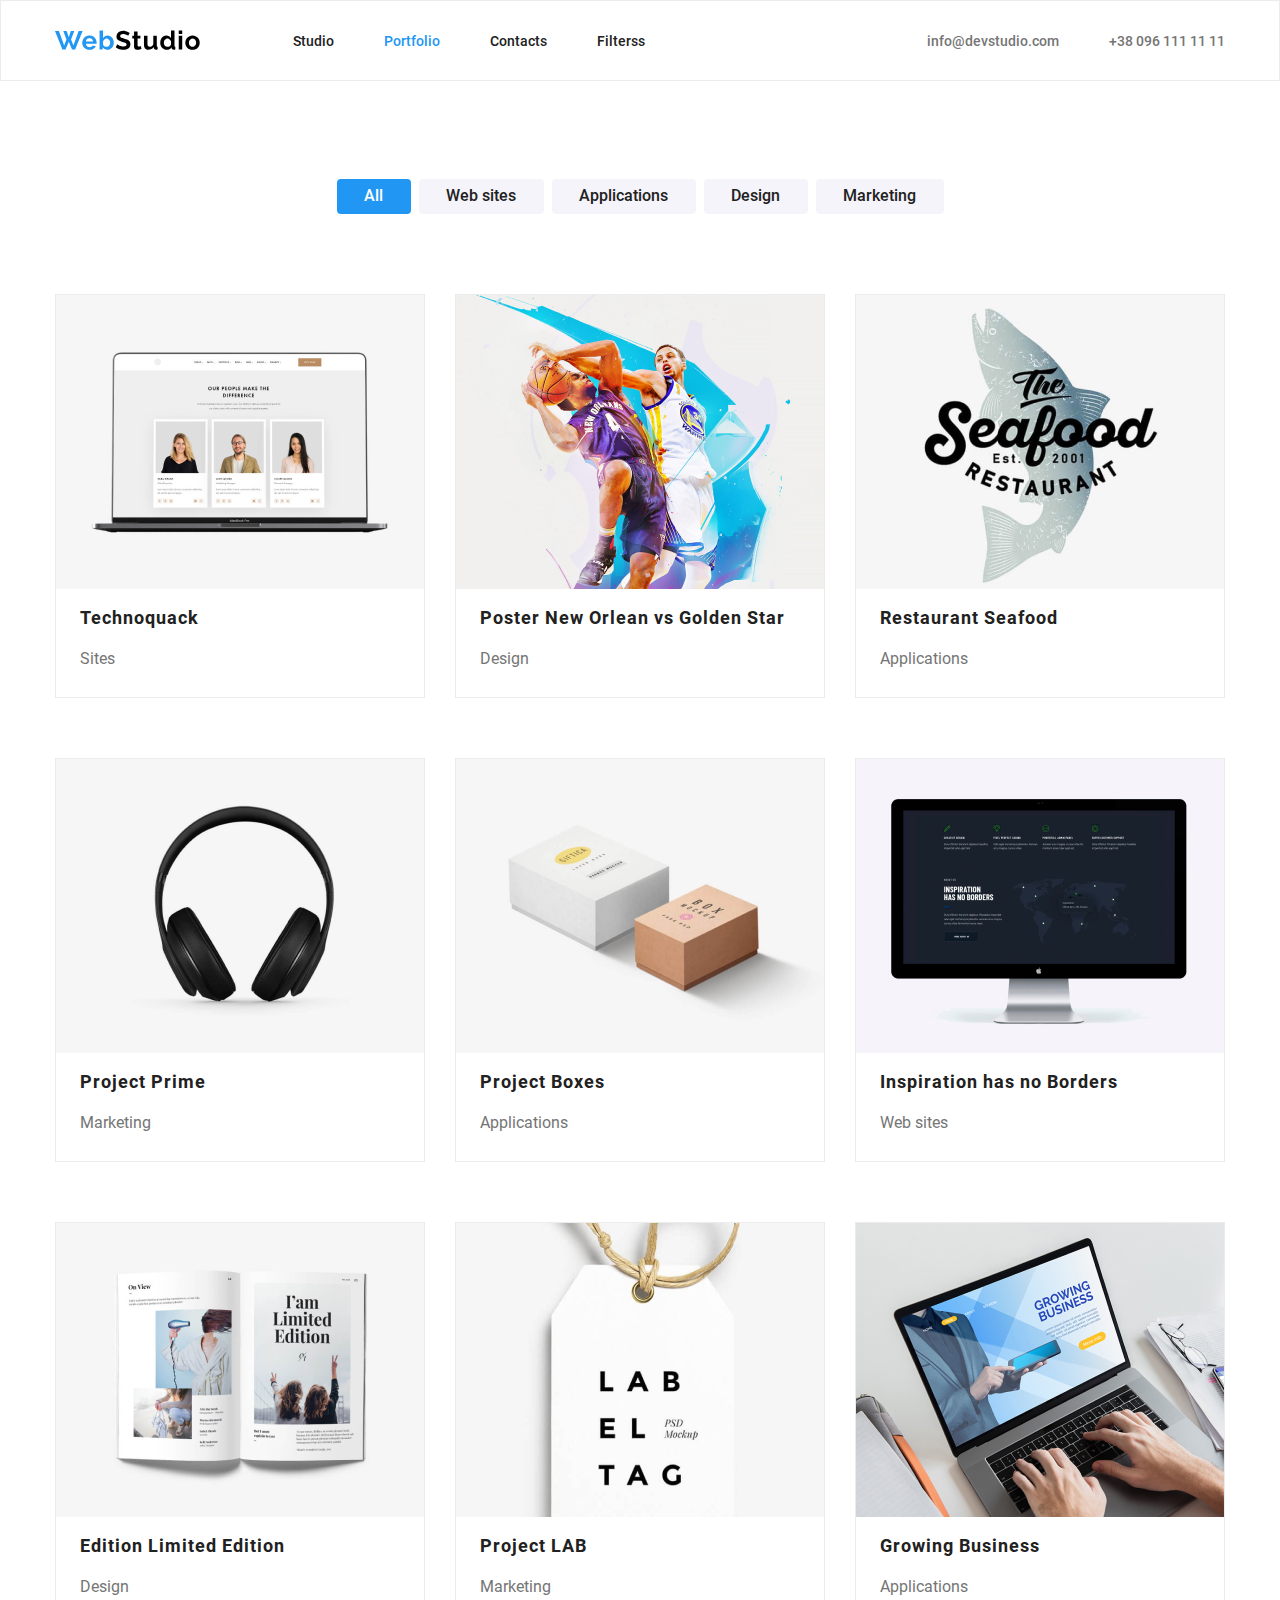
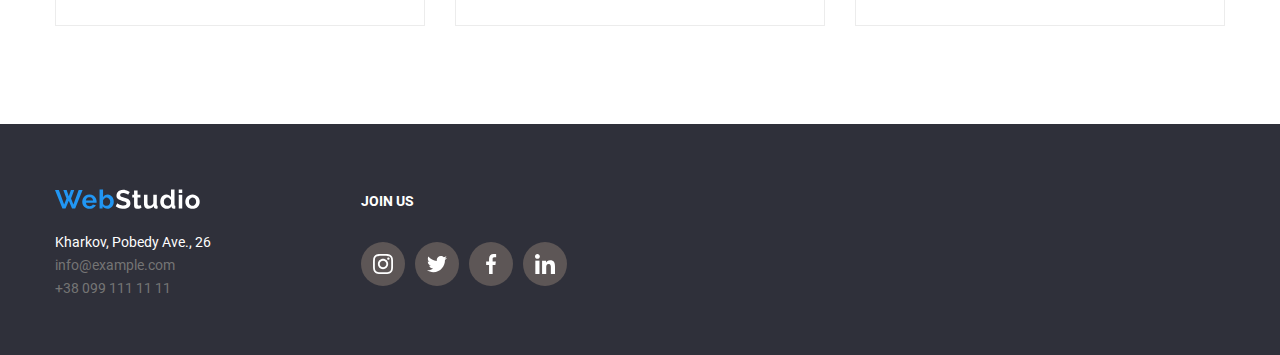
<file: portfolio.html>
<!DOCTYPE html>
<html lang="en">

<head>
    <meta charset="UTF-8">
    <meta name="viewport" content="width=device-width, initial-scale=1.0">
    <title>Portfolio</title>
    <link rel="stylesheet" href="css/style.css">
</head>

<body>
    <header class="header">
        <div class="container header-container">
            <a class="header-logo" href="#">
                <img src="images/WebStudioHeader.svg" alt="logo-Web Studio" width="145" height="31">
            </a>
            <ul class="header-menu">
                <li class="header-menu-item">
                    <a href="index.html">Studio</a>
                </li>
                <li class="header-menu-item">
                    <a class="active" href="#">Portfolio</a>
                </li>
                <li class="header-menu-item">
                    <a href="#footer">Contacts</a>
                </li>
                <li class="header-menu-item">
                    <a href="#">Filterss</a>
                    <ul class="header-menu-hover">
                        <li class="header-menu-hover-li">
                            <a href="#">Web sites</a>
                        </li>
                        <li class="header-menu-hover-li">
                            <a href="#">Aplications</a>
                        </li>
                        <li class="header-menu-hover-li">
                            <a href="#">Design</a>
                        </li>
                        <li class="header-menu-hover-li">
                            <a href="#">Marketing</a>
                        </li>
                        <li class="header-menu-hover-li">
                            <a href="#">More</a>
                            <ul class="header-menu-hover-two">
                                <li class="header-menu-hover-li-two">
                                    <a href="#">All</a>
                                </li>
                            </ul>
                        </li>
                    </ul>
                </li>
            </ul>
            <ul class="header-menu-right">
                <li class="header-menu-right-item">
                    <a href="mailto:info@devstudio.com">info@devstudio.com</a>
                </li>
                <li class="header-menu-right-item">
                    <a href="tel:+380961111111">+38 096 111 11 11</a>
                </li>
            </ul>
            <div class="header-burger">
                <span></span>
            </div>


        </div>

    </header>
    <main>
        <section class="portfolio">
            <div class="container">
                <div class="portfolio-buttons">
                    <button class="portfolio-button active">
                        All
                    </button>
                    <button class="portfolio-button">
                        Web sites
                    </button>
                    <button class="portfolio-button">
                        Applications
                    </button>
                    <button class="portfolio-button">
                        Design
                    </button>
                    <button class="portfolio-button">
                        Marketing
                    </button>
                </div>

                <div class="portfolio-cards">
                    <div class="portfolio-card">
                        <div class="hover-container">
                            <img class="portfolio-img" src="images/portfolio-1.jpg" alt="Portfolio images" width="370"
                                height="294">
                            <h4 class="portfolio-hover-desc">The resource offers comprehensive offers with different
                                levels
                                of functionality and services. All this will allow the visitor to obtain useful
                                information
                                about the company or individual.</h4>
                        </div>

                        <h3 class="portfolio-title">Technoquack</h3>
                        <p class="portfolio-desc">Sites</p>
                    </div>
                    <div class="portfolio-card">
                        <div class="hover-container">
                            <img class="portfolio-img" src="images/portfolio-2.jpg" alt="Portfolio images" width="370"
                                height="294">
                            <h4 class="portfolio-hover-desc">The resource offers comprehensive offers with different
                                levels
                                of functionality and services. All this will allow the visitor to obtain useful
                                information
                                about the company or individual.</h4>
                        </div>
                        <h3 class="portfolio-title">Poster New Orlean vs Golden Star</h3>
                        <p class="portfolio-desc">Design</p>
                    </div>
                    <div class="portfolio-card">
                        <div class="hover-container">
                            <img class="portfolio-img" src="images/portfolio-3.jpg" alt="Portfolio images" width="370"
                                height="294">
                            <h4 class="portfolio-hover-desc">The resource offers comprehensive offers with different
                                levels
                                of functionality and services. All this will allow the visitor to obtain useful
                                information
                                about the company or individual.</h4>
                        </div>
                        <h3 class="portfolio-title">Restaurant Seafood</h3>
                        <p class="portfolio-desc">Applications</p>
                    </div>
                    <div class="portfolio-card">
                        <div class="hover-container">
                            <img class="portfolio-img" src="images/portfolio-4.jpg" alt="Portfolio images" width="370"
                                height="294">
                            <h4 class="portfolio-hover-desc">The resource offers comprehensive offers with different
                                levels
                                of functionality and services. All this will allow the visitor to obtain useful
                                information
                                about the company or individual.</h4>
                        </div>
                        <h3 class="portfolio-title">Project Prime</h3>
                        <p class="portfolio-desc">Marketing</p>
                    </div>
                    <div class="portfolio-card">
                        <div class="hover-container">
                            <img class="portfolio-img" src="images/portfolio-5.jpg" alt="Portfolio images" width="370"
                                height="294">
                            <h4 class="portfolio-hover-desc">The resource offers comprehensive offers with different
                                levels
                                of functionality and services. All this will allow the visitor to obtain useful
                                information
                                about the company or individual.</h4>
                        </div>
                        <h3 class="portfolio-title">Project Boxes</h3>
                        <p class="portfolio-desc">Applications</p>
                    </div>
                    <div class="portfolio-card">
                        <div class="hover-container">
                            <img class="portfolio-img" src="images/portfolio-6.jpg" alt="Portfolio images" width="370"
                                height="294">
                            <h4 class="portfolio-hover-desc">The resource offers comprehensive offers with different
                                levels
                                of functionality and services. All this will allow the visitor to obtain useful
                                information
                                about the company or individual.</h4>
                        </div>
                        <h3 class="portfolio-title">Inspiration has no Borders</h3>
                        <p class="portfolio-desc">Web sites</p>
                    </div>
                    <div class="portfolio-card">
                        <div class="hover-container">
                            <img class="portfolio-img" src="images/portfolio-7.jpg" alt="Portfolio images" width="370"
                                height="294">
                            <h4 class="portfolio-hover-desc">The resource offers comprehensive offers with different
                                levels
                                of functionality and services. All this will allow the visitor to obtain useful
                                information
                                about the company or individual.</h4>
                        </div>
                        <h3 class="portfolio-title">Edition Limited Edition</h3>
                        <p class="portfolio-desc">Design</p>
                    </div>
                    <div class="portfolio-card">
                        <div class="hover-container">
                            <img class="portfolio-img" src="images/portfolio-8.jpg" alt="Portfolio images" width="370"
                                height="294">
                            <h4 class="portfolio-hover-desc">The resource offers comprehensive offers with different
                                levels
                                of functionality and services. All this will allow the visitor to obtain useful
                                information
                                about the company or individual.</h4>
                        </div>
                        <h3 class="portfolio-title">Project LAB</h3>
                        <p class="portfolio-desc">Marketing</p>
                    </div>
                    <div class="portfolio-card">
                        <div class="hover-container">
                            <img class="portfolio-img" src="images/portfolio-9.jpg" alt="Portfolio images" width="370"
                                height="294">
                            <h4 class="portfolio-hover-desc">The resource offers comprehensive offers with different
                                levels
                                of functionality and services. All this will allow the visitor to obtain useful
                                information
                                about the company or individual.</h4>
                        </div>
                        <h3 class="portfolio-title">Growing Business</h3>
                        <p class="portfolio-desc">Applications</p>
                    </div>
                </div>

            </div>
        </section>
    </main>
    <footer class="footer" id="footer">
        <div class="container container-footer">
            <div class="box1">
                <a class="footer-logo" href="#">
                    <img src="images/WebStudioFooter.svg" alt="logo-Web Studio" width="145" height="31">
                </a>
                <nav class="footer-menu">
                    <p class="footer-menu-desc">Kharkov, Pobedy Ave., 26</p>
                    <a class="footer-menu-item" href="mailto:info@example.com">info@example.com</a>
                    <a class="footer-menu-item" href="tel:+380991111111">+38 099 111 11 11</a>
                </nav>
            </div>

            <div class="footer-links">
                <div class="footer-links-title">
                    <h3>JOIN US</h3>
                </div>
                <ul class="footer-links-list">
                    <li class="footer-links-items">
                        <a href="#" class="footer-links-items-link">
                            <svg class="footer-links-items-link-icon">
                                <use href="#instagram"></use>
                            </svg>
                        </a>
                    </li>
                    <li class="footer-links-items">
                        <a href="#" class="footer-links-items-link">
                            <svg class="footer-links-items-link-icon">
                                <use href="#twitter"></use>
                            </svg>
                        </a>
                    </li>
                    <li class="footer-links-items">
                        <a href="#" class="footer-links-items-link">
                            <svg class="footer-links-items-link-icon">
                                <use href="#facebook"></use>
                            </svg>
                        </a>
                    </li>
                    <li class="footer-links-items">
                        <a href="#" class="footer-links-items-link">
                            <svg class="footer-links-items-link-icon">
                                <use href="#linkedin"></use>
                            </svg>
                        </a>
                    </li>
                </ul>
            </div>
        </div>
    </footer>

    <svg xmlns="http://www.w3.org/2000/svg" class="hidden">
        <!-- Instagram -->
        <symbol viewBox="0 0 20 20" id="instagram">

            <path
                d="M19.9804 5.88005C19.9336 4.81738 19.7617 4.0868 19.5156 3.45374C19.2616 2.78176 18.8709 2.18014 18.359 1.68002C17.8589 1.1721 17.2533 0.777435 16.5891 0.527447C15.9524 0.281274 15.2256 0.109427 14.163 0.0625732C13.0924 0.0117516 12.7525 0 10.0371 0C7.32173 0 6.98185 0.0117516 5.91521 0.0586052C4.85253 0.105459 4.12195 0.277459 3.48904 0.523479C2.81692 0.777435 2.2153 1.16814 1.71517 1.68002C1.20726 2.18014 0.812743 2.78573 0.562603 3.44992C0.31643 4.0868 0.144583 4.81341 0.0977294 5.87609C0.0469078 6.9467 0.0351562 7.28658 0.0351562 10.002C0.0351562 12.7173 0.0469078 13.0572 0.0937614 14.1239C0.140615 15.1865 0.312615 15.9171 0.558787 16.5502C0.812743 17.2221 1.20726 17.8238 1.71517 18.3239C2.2153 18.8318 2.82088 19.2265 3.48508 19.4765C4.12195 19.7226 4.84856 19.8945 5.91139 19.9413C6.97788 19.9883 7.31791 19.9999 10.0333 19.9999C12.7487 19.9999 13.0885 19.9883 14.1552 19.9413C15.2179 19.8945 15.9484 19.7226 16.5813 19.4765C17.9254 18.9568 18.9881 17.8941 19.5078 16.5502C19.7538 15.9133 19.9258 15.1865 19.9727 14.1239C20.0195 13.0572 20.0313 12.7173 20.0313 10.002C20.0313 7.28658 20.0273 6.9467 19.9804 5.88005ZM18.1794 14.0457C18.1364 15.0225 17.9723 15.5499 17.8356 15.9015C17.4995 16.7728 16.808 17.4643 15.9367 17.8004C15.5851 17.9372 15.0538 18.1012 14.0809 18.1441C13.026 18.1911 12.7096 18.2027 10.0411 18.2027C7.37255 18.2027 7.05221 18.1911 6.00113 18.1441C5.02438 18.1012 4.49693 17.9372 4.1453 17.8004C3.71171 17.6402 3.31704 17.3862 2.9967 17.0541C2.6646 16.7298 2.41065 16.3391 2.2504 15.9055C2.11365 15.5539 1.94959 15.0225 1.90671 14.0497C1.8597 12.9948 1.8481 12.6783 1.8481 10.0097C1.8481 7.34122 1.8597 7.02087 1.90671 5.96995C1.94959 4.99319 2.11365 4.46575 2.2504 4.11412C2.41065 3.68038 2.6646 3.28586 3.00067 2.96536C3.32483 2.63327 3.71553 2.37931 4.14927 2.21921C4.5009 2.08247 5.03231 1.9184 6.0051 1.87537C7.05999 1.82851 7.37652 1.81676 10.0449 1.81676C12.7174 1.81676 13.0337 1.82851 14.0848 1.87537C15.0616 1.9184 15.589 2.08247 15.9407 2.21921C16.3742 2.37931 16.7689 2.63327 17.0893 2.96536C17.4213 3.28967 17.6753 3.68038 17.8356 4.11412C17.9723 4.46575 18.1364 4.99701 18.1794 5.96995C18.2263 7.02484 18.238 7.34122 18.238 10.0097C18.238 12.6783 18.2263 12.9908 18.1794 14.0457Z" />
            <path
                d="M10.0371 4.86426C7.20074 4.86426 4.89941 7.16543 4.89941 10.002C4.89941 12.8385 7.20074 15.1397 10.0371 15.1397C12.8737 15.1397 15.1749 12.8385 15.1749 10.002C15.1749 7.16543 12.8737 4.86426 10.0371 4.86426ZM10.0371 13.3347C8.19702 13.3347 6.70442 11.8422 6.70442 10.002C6.70442 8.16172 8.19702 6.66927 10.0371 6.66927C11.8774 6.66927 13.3698 8.16172 13.3698 10.002C13.3698 11.8422 11.8774 13.3347 10.0371 13.3347Z" />
            <path
                d="M16.5775 4.66134C16.5775 5.3237 16.0404 5.86076 15.3779 5.86076C14.7155 5.86076 14.1785 5.3237 14.1785 4.66134C14.1785 3.99882 14.7155 3.46191 15.3779 3.46191C16.0404 3.46191 16.5775 3.99882 16.5775 4.66134Z" />
            <defs>
                <clipPath id="clip0_707_812">
                </clipPath>
            </defs>
        </symbol>
        <!-- Twitter -->
        <symbol viewBox="0 0 20 20" id="twitter">

            <path
                d="M20 3.79875C19.2563 4.125 18.4637 4.34125 17.6375 4.44625C18.4875 3.93875 19.1363 3.14125 19.4412 2.18C18.6488 2.6525 17.7738 2.98625 16.8412 3.1725C16.0887 2.37125 15.0162 1.875 13.8462 1.875C11.5763 1.875 9.74875 3.7175 9.74875 5.97625C9.74875 6.30125 9.77625 6.61375 9.84375 6.91125C6.435 6.745 3.41875 5.11125 1.3925 2.6225C1.03875 3.23625 0.83125 3.93875 0.83125 4.695C0.83125 6.115 1.5625 7.37375 2.6525 8.1025C1.99375 8.09 1.3475 7.89875 0.8 7.5975C0.8 7.61 0.8 7.62625 0.8 7.6425C0.8 9.635 2.22125 11.29 4.085 11.6712C3.75125 11.7625 3.3875 11.8062 3.01 11.8062C2.7475 11.8062 2.4825 11.7913 2.23375 11.7362C2.765 13.36 4.2725 14.5538 6.065 14.5925C4.67 15.6838 2.89875 16.3412 0.98125 16.3412C0.645 16.3412 0.3225 16.3263 0 16.285C1.81625 17.4563 3.96875 18.125 6.29 18.125C13.835 18.125 17.96 11.875 17.96 6.4575C17.96 6.27625 17.9538 6.10125 17.945 5.9275C18.7588 5.35 19.4425 4.62875 20 3.79875Z" />

            <defs>
                <clipPath id="clip0_707_806">

                </clipPath>
            </defs>
        </symbol>
        <!-- Facebook -->
        <symbol viewBox="0 0 20 20" id="facebook">

            <path
                d="M13.3309 3.32083H15.1567V0.140833C14.8417 0.0975 13.7584 0 12.4967 0C9.86422 0 8.06088 1.65583 8.06088 4.69917V7.5H5.15588V11.055H8.06088V20H11.6226V11.0558H14.4101L14.8526 7.50083H11.6217V5.05167C11.6226 4.02417 11.8992 3.32083 13.3309 3.32083Z" />

            <defs>
                <clipPath id="clip0_707_802">

                </clipPath>
            </defs>
        </symbol>
        <!-- Linkedin -->
        <symbol viewBox="0 0 20 20" id="linkedin">

            <path
                d="M19.9951 19.9999V19.999H20.0001V12.664C20.0001 9.07569 19.2276 6.31152 15.0326 6.31152C13.0159 6.31152 11.6626 7.41819 11.1101 8.46736H11.0517V6.64652H7.07422V19.999H11.2159V13.3874C11.2159 11.6465 11.5459 9.96319 13.7017 9.96319C15.8259 9.96319 15.8576 11.9499 15.8576 13.499V19.9999H19.9951Z" />
            <path d="M0.329956 6.64746H4.47662V20H0.329956V6.64746Z" />
            <path
                d="M2.40167 0C1.07583 0 0 1.07583 0 2.40167C0 3.7275 1.07583 4.82583 2.40167 4.82583C3.7275 4.82583 4.80333 3.7275 4.80333 2.40167C4.8025 1.07583 3.72667 0 2.40167 0V0Z" />

            <defs>
                <clipPath id="clip0_707_796">

                </clipPath>
            </defs>
        </symbol>


    </svg>

</body>

</html>
</file>
<file: css/style.css>
@import url("reset.css");

@font-face {
  font-family: "Roboto";
  src: url("../fonts/Roboto-Medium.woff2") format("woff2"),
    url("../fonts/Roboto-Medium.woff") format("woff");
  font-weight: 500;
  font-style: normal;
  font-display: swap;
}

@font-face {
  font-family: "Roboto";
  src: url("../fonts/Roboto-Bold.woff2") format("woff2"),
    url("../fonts/Roboto-Bold.woff") format("woff");
  font-weight: bold;
  font-style: normal;
  font-display: swap;
}

@font-face {
  font-family: "Roboto";
  src: url("../fonts/Roboto-Regular.woff2") format("woff2"),
    url("../fonts/Roboto-Regular.woff") format("woff");
  font-weight: normal;
  font-style: normal;
  font-display: swap;
}

@font-face {
  font-family: "Roboto";
  src: url("../fonts/Roboto-Black.woff2") format("woff2"),
    url("../fonts/Roboto-Black.woff") format("woff");
  font-weight: 900;
  font-style: normal;
  font-display: swap;
}

/* html,
body {
  overflow-x: hidden;
} */

body {
  font-family: "Roboto";
  font-weight: 400;
  font-size: 14px;
  color: #212121;
}

.container {
  max-width: 1200px;
  padding: 0 15px;
  margin: 0 auto;
}

/* HEADER */
.header {
  padding: 24px 0;
  font-weight: 500;
  border: 1px solid #ececec;
}

.header-container {
  display: flex;
  align-items: center;
  justify-content: space-between;
}

.header-logo {
  margin-right: 93px;
}
.header-menu {
  display: flex;
  gap: 50px;
}
.header-menu-item a {
  color: inherit;
  text-decoration: none;
}

.header-menu-item a.active {
  color: #2196f3;
}

.header-menu-item:hover a {
  color: #2196f3;
}

.header-menu-right {
  display: flex;
  gap: 50px;
  margin-left: auto;
}
.header-menu-right-item a {
  color: #757575;
  text-decoration: none;
}

.header-menu-right-item:hover a {
  color: #2196f3;
}

.header-menu-item {
  position: relative;
}

.header-burger {
  display: none;
}

/* HERO */

.hero {
  height: 600px;
  display: flex;
  align-items: center;
  text-align: center;
  position: relative;
}

.hero::before {
  content: "";
  position: absolute;
  top: 0;
  left: 0;
  width: 100%;
  height: 100%;
  background: url("../images/office_photo.jpg") no-repeat center center;
  background-size: cover;
  filter: brightness(40%);
  z-index: -1;
}

.hero-title {
  font-size: 44px;
  font-weight: 900;
  color: #ffffff;
  text-transform: uppercase;
  letter-spacing: 5px;
  max-width: 696px;
  margin: 0 auto;
  margin-bottom: 30px;
  text-align: center;
}
.hero-button {
  background: #2196f3;
  color: #ffffff;
  text-decoration: none;
  cursor: pointer;
  font-weight: 700;
  font-size: 16px;
  padding: 16px 46px 15px;
  border-radius: 4px;
  letter-spacing: 0.9px;
  display: inline-block;
}

.hero-button:hover {
  background: #1a77c3;
}

/* ABOUT */

.about {
  padding: 94px 0 0;
}

.about-cards {
  display: flex;
  gap: 30px;
}
.about-card {
  flex: 1 1 25%;
}
.about-title {
  margin-bottom: 10px;
  text-transform: uppercase;
  font-weight: bold;
}
.about-desc {
  color: #757575;
  text-align: justify;
}

.about-card-icon {
  background: #f5f4fa;
  width: 100%;
  height: 120px;
  display: flex;
  justify-content: center;
  align-items: center;
  gap: 30px;
  margin-bottom: 30px;
  border-radius: 7px;
  background-repeat: no-repeat;
  background-position: center;
  background-size: 70px 70px;
}

/* .about-card-icon::before {
  content: "";
  background: no-repeat center center;
  background-size: 70px 70px;
  position: absolute;
  top: 50%;
  left: 50%;
  width: 70px;
  height: 70px;
  transform: translate(-50%, -50%);
  border-radius: 7px;
  z-index: 0;
} */

.icon-antenna {
  background-image: url("../images/antenna.svg");
}

.icon-clock {
  background-image: url("../images/clock.svg");
}

.icon-diagram {
  background-image: url("../images/diagram.svg");
}

.icon-astronaut {
  background-image: url("../images/astronaut.svg");
}
/* DO */

.do {
  padding: 94px 0;
}

.do-title,
.team-title {
  font-weight: bold;
  font-size: 36px;
  margin-bottom: 50px;
  text-align: center;
}
.do-cards,
.team-cards {
  display: flex;
  gap: 30px;
}
.do-card {
  flex: 1 1 28%;
  height: 294px;
  position: relative;
}

.do-card img,
.team-card img,
.portfolio-card img {
  width: 100%;
  height: 100%;
  object-fit: cover;
}

.do-card-title {
  font-weight: 700;
  color: #ffffff;
  text-transform: uppercase;
  height: 70px;
  overflow: hidden;
  padding: 10px;
  display: flex;
  align-items: center;
  justify-content: center;
  position: absolute;
  left: 0;
  bottom: 0;
  right: 0;
  background: rgba(47, 48, 58, 0.8);
}

/* TEAM */

.team {
  background: #f5f4fa;
  padding: 94px 0;
}

.team-cards {
  display: flex;
  /* flex-wrap: wrap; */
  justify-content: space-between;
  gap: 30px;
}

.team-card-wrapper {
  display: flex;
  flex-direction: column;
  align-items: center;
  text-align: center;
}

.team-card {
  display: flex;
  flex-direction: column;
  align-items: center;
  text-align: center;
  background-color: #fff;
  padding: 20px;
  box-shadow: 0 4px 6px rgba(0, 0, 0, 0.1);
  border-radius: 8px;
  max-width: 270px; /* Максимальна ширина картки */
  width: 100%;
  margin: 0 auto;
}

.team-card img {
  width: 100%;
  height: auto;
  max-width: 270px;
  border-radius: 8px;
  margin-bottom: 20px;
}

.team-card-name {
  font-size: 16px;
  font-weight: 500;
  text-align: center;
  padding-top: 30px;
}
.team-card-profession {
  font-size: 16px;
  font-weight: 400;
  text-align: center;
  color: #757575;
  padding-top: 10px;
}

.team-links-items {
  padding-top: 16px;
}

.team-links-list {
  padding-bottom: 30px;
  display: flex;
  justify-content: center;
  align-items: center;
}

.team-links-items-link {
  display: flex;
  justify-content: center;
  align-items: center;
  line-height: 1px;
  width: 44px;
  height: 44px;
  border-radius: 50%;
  overflow: hidden;
  background-color: #fff;
}

.team-links-items-link:hover {
  background: #2196f3;
}

.team-links-items-link-icon {
  width: 20px;
  height: 20px;
  fill: #757575;
}

.team-links-items:hover .team-links-items-link-icon {
  fill: #fff;
}

/* PORTFOLIO */

.portfolio {
  padding: 98px 0;
}

.portfolio-buttons {
  display: flex;
  gap: 8px;
  justify-content: center;
  margin: 0 0 50px;
}

/* .portfolio-button {
  display: inline-block;
  margin-bottom: 50px;
} */

.portfolio-button {
  font-size: 16px;
  font-weight: 500;
  background: #f5f4fa;
  color: #212121;
  text-decoration: none;
  cursor: pointer;
  border-radius: 4px;
  padding: 9px 27.5px 10px;
  /* height: 26px; */
}

.portfolio-button.active {
  background: #2196f3;
  color: #ffffff;
}

.portfolio-button:hover {
  background: #2196f3;
  color: #ffffff;
}

.portfolio-cards {
  display: flex;
  flex-wrap: wrap;
  gap: 30px;
}
.portfolio-card img {
  height: 294px;
}

.portfolio-card {
  flex: 1 1 28%;
  border: 1px solid #ececec;
  height: 404px;
  margin-top: 30px;
  position: relative;
  cursor: pointer;
  overflow: hidden;
  z-index: 0;
}

.portfolio-title {
  padding: 20px 24px 4px;
  font-size: 18px;
  font-weight: 700;
  letter-spacing: 1px;
  white-space: nowrap;
  text-overflow: ellipsis;
  overflow: hidden;
}
.portfolio-desc {
  font-size: 16px;
  font-weight: 400;
  color: #757575;
  padding: 20px 24px 0;
}

.portfolio-hover-desc {
  font-size: 0;
  opacity: 0;
  color: #ffffff;
  padding: 10px;
  position: absolute;
  display: flex;
  align-items: center;
  justify-content: center;
  left: 0;
  bottom: 0;
  right: 0;
  top: 0;
  background: rgba(33, 150, 243, 0.9);
  z-index: 1;
}

.portfolio-card:hover .portfolio-hover-desc {
  font-size: 18px;
  font-weight: 400;
  line-height: 28px;
  opacity: 1;
  z-index: 1;
}

.hover-container {
  position: relative;
}

/* HEADER-MENU_HOVER */

.header-menu-hover-li,
.header-menu-hover-li-two {
  background: #eeeeee;
  border: 1px solid #2196f3;
  border-radius: 4px;
}

.header-menu-hover-li {
  position: relative;
}

.header-menu-hover-li a {
  display: block;
  padding: 15px;
}

.header-menu-hover {
  position: absolute;
  left: 0;
  top: 100%;
  display: none;
  flex-flow: column;
  gap: 3px;
  padding-top: 33px;
  z-index: 2;
}

.header-menu-item:hover .header-menu-hover {
  display: flex;
}

.header-menu-hover-two {
  position: absolute;
  right: 100%;
  top: 0;
  padding: 0 3px 0 0;
  display: none;
}
.header-menu-hover-li-two {
  width: 100px;
}

.header-menu-hover-li:hover .header-menu-hover-two {
  display: block;
}

.clients {
  padding: 94px 0;
}

.clients-title {
  font-size: 36px;
  font-weight: 700;
  text-align: center;
  margin-bottom: 50px;
}

.clients-list {
  display: flex;
  gap: 30px;
  /* margin-bottom: 94px; */
}

.clients-list-items-link {
  display: block;
}

.clients-list-items-icon {
  fill: #afb1b8;
  border: 1px solid #afb1b8;
  border-radius: 3.5px;
  width: 170px;
  height: 92px;
}

.clients-list-items-icon:hover {
  fill: #2196f3;
  border: 1px solid #2196f3;
}

/* FOOTER */

.footer {
  padding: 60px 0;
  background: #2f303a;
  color: #ffffff;
}

.container-footer {
  display: flex;

  align-items: center;
}

.footer-logo {
  display: inline-block;
  margin-bottom: 20px;
}
.footer-menu {
  display: flex;
  flex-flow: column;
  gap: 9px;
}

.footer-menu-item {
  color: #757575;
  text-decoration: none;
  align-self: start;
}

.footer-menu-item:hover {
  color: #1a77c3;
}

.footer-links {
  margin-left: 150px;
}
.footer-links-title {
  font-size: 14px;
  font-weight: 700;
  line-height: 16.4px;
  padding-bottom: 12px;
}
.footer-links-list,
.team-links-list {
  display: flex;
  align-items: center;
  justify-content: center;
  gap: 10px;
}

.footer-links-items-link {
  display: block;
  line-height: 1px;
  width: 44px;
  height: 44px;
  background: #5d5656;
  display: flex;
  justify-content: center;
  align-items: center;
  border-radius: 50%;
  margin-top: 20px;
  fill: #ffffff;
}

.footer-links-items-link:hover {
  background: #2196f3;
}

.footer-links-items-link-icon {
  width: 20px;
  height: 20px;
  fill: #ffffff;
}

/* 1200px */

@media (max-width: 1200px) {
  .header-logo {
    margin-right: 40px;
  }
  .header-menu,
  .header-menu-right {
    gap: 20px;
  }
}

/* 992px */

@media (max-width: 992px) {
  .about {
    padding: 60px 0 0;
  }

  .about-title {
    text-align: center;
  }

  .about-cards {
    flex-wrap: wrap;
    padding: 0 0 60px 0;
  }

  .about-card {
    flex: 1 1 45%;
  }

  .team-card {
    flex: 1 1 45%;
  }

  .team-cards {
    display: flex;
    flex-wrap: wrap;
    justify-content: space-between;
  }
}

/* 768px */

@media (max-width: 768px) {
  .header-menu,
  .header-menu-right,
  .clients {
    display: none;
  }

  .header-logo img {
    width: 134px;
    height: 28px;
  }

  .header {
    padding: 19px 0 20px;
  }

  .header-burger {
    display: block;
    position: relative;
    width: 24px;
    height: 16px;
    cursor: pointer;
  }
  .header-burger::before,
  .header-burger::after,
  span {
    content: "";
    position: absolute;
    top: 0;
    left: 0;
    height: 3px;
    width: 100%;
    background: #212121;
  }

  .header-burger span {
    top: 50%;
    transform: translateY(-50%);
  }

  .header-burger::after {
    top: auto;
    bottom: 0;
    height: 3.1px;
  }

  .do {
    display: none;
  }

  .team-cards {
    justify-content: center;
    flex-wrap: wrap;
  }

  .portfolio-buttons {
    flex-wrap: wrap;
    justify-content: flex-start;
  }

  .portfolio-card {
    flex: 1 1 45%;
  }
}
/* 600px */

@media (max-width: 600px) {
  .hero {
    height: 400px;
  }
  .hero-title {
    font-size: 26px;
  }
  .about-card {
    flex: 1 1 100%;
  }

  .container-footer {
    flex-direction: column;
    align-items: center;
  }

  .footer-links {
    margin-left: 0;
    margin-top: 20px;
  }

  .footer-links-title {
    text-align: center;
  }
}

.hidden {
  position: absolute;
  top: 0;
  left: 0;
  right: 0;
  bottom: 0;
  z-index: -1;
  opacity: 0;
}

/* 480px */

@media (max-width: 480px) {
  .team-cards {
    flex-direction: column;
    align-items: center;
  }
  .team-card {
    width: 100%;
    max-width: 450px;
    margin-bottom: 20px;
  }

  .team-card img {
    width: 100%;
    height: 622px;
    object-fit: cover;
  }

  .team-card-wrapper {
    width: 100%;
    text-align: center;
  }

  .footer {
    padding: 40px 0;
  }

  .footer-menu {
    align-items: center;
    text-align: center;
  }

  .footer-menu-desc {
    margin-bottom: 10px;
  }

  .footer-logo img {
    width: 154px;
    height: 28px;
  }

  .portfolio-card {
    flex: 1 1 100%;
  }
}
</file>
